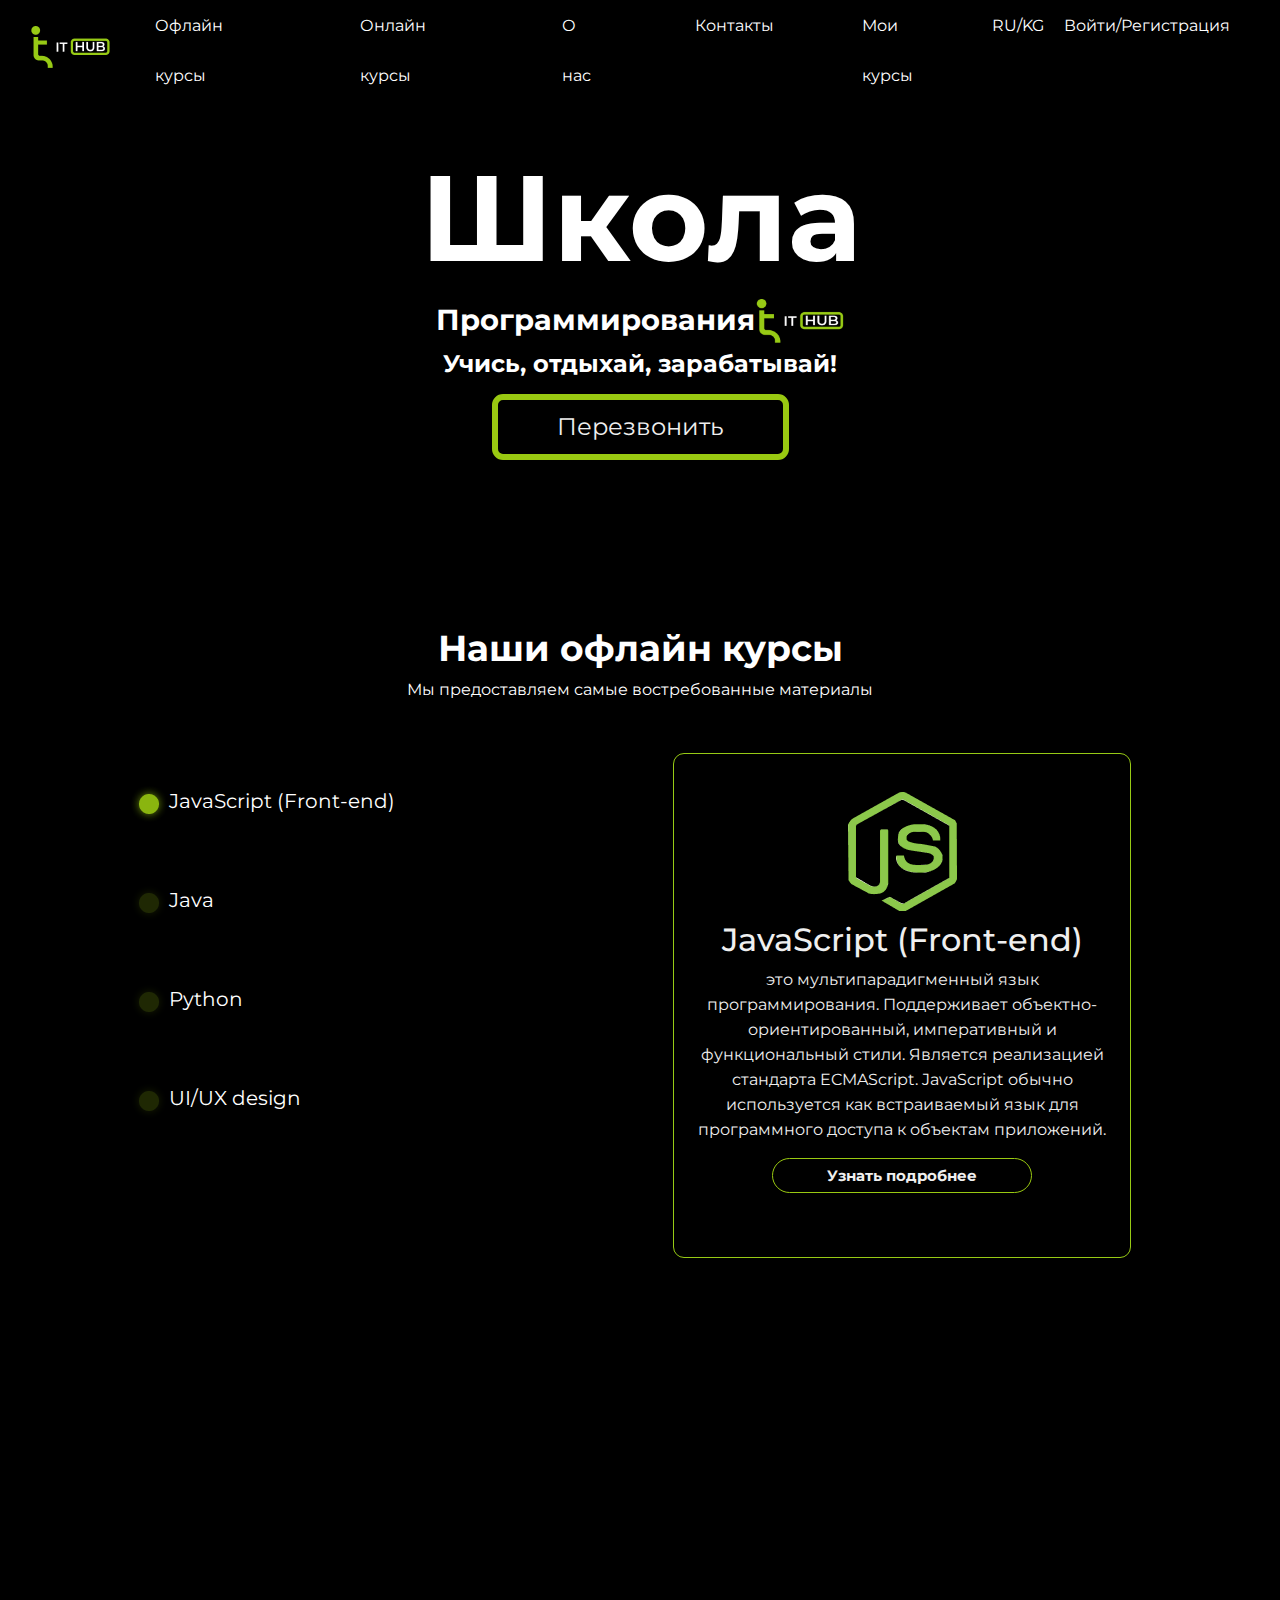
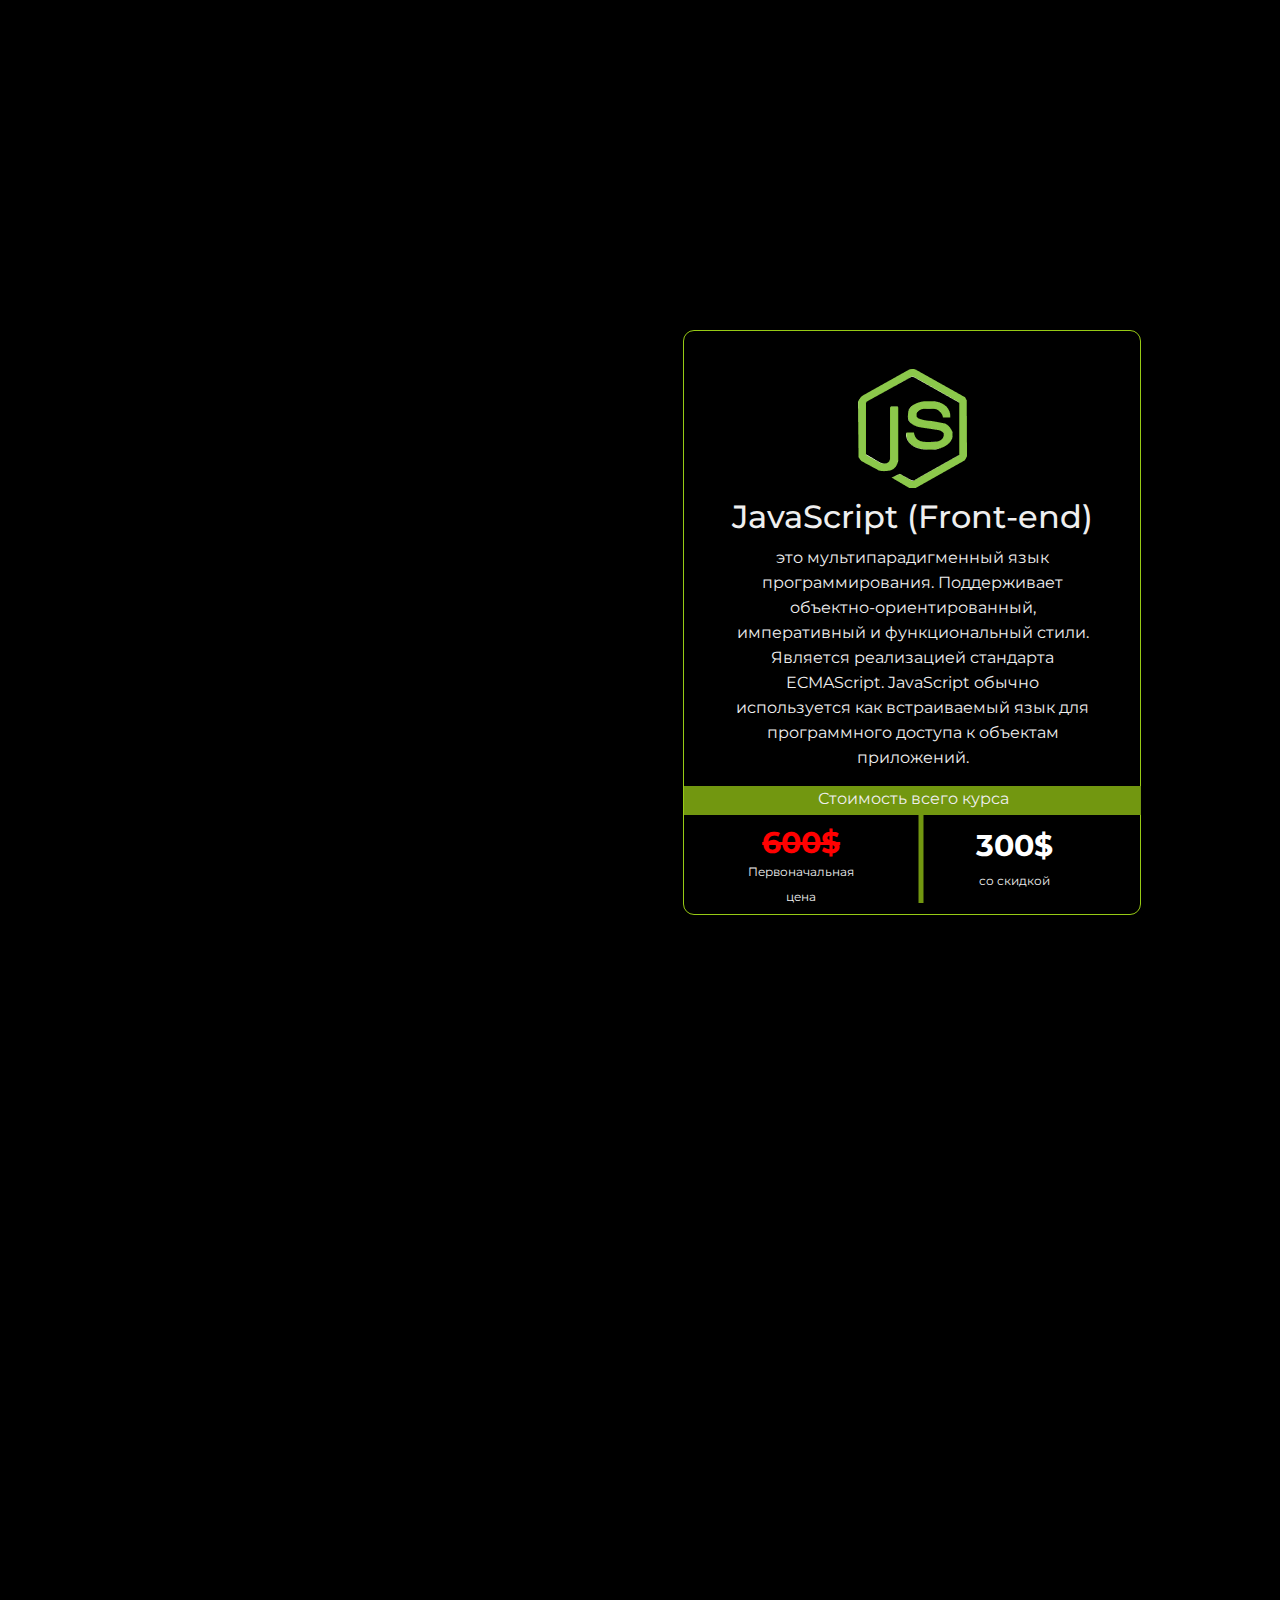
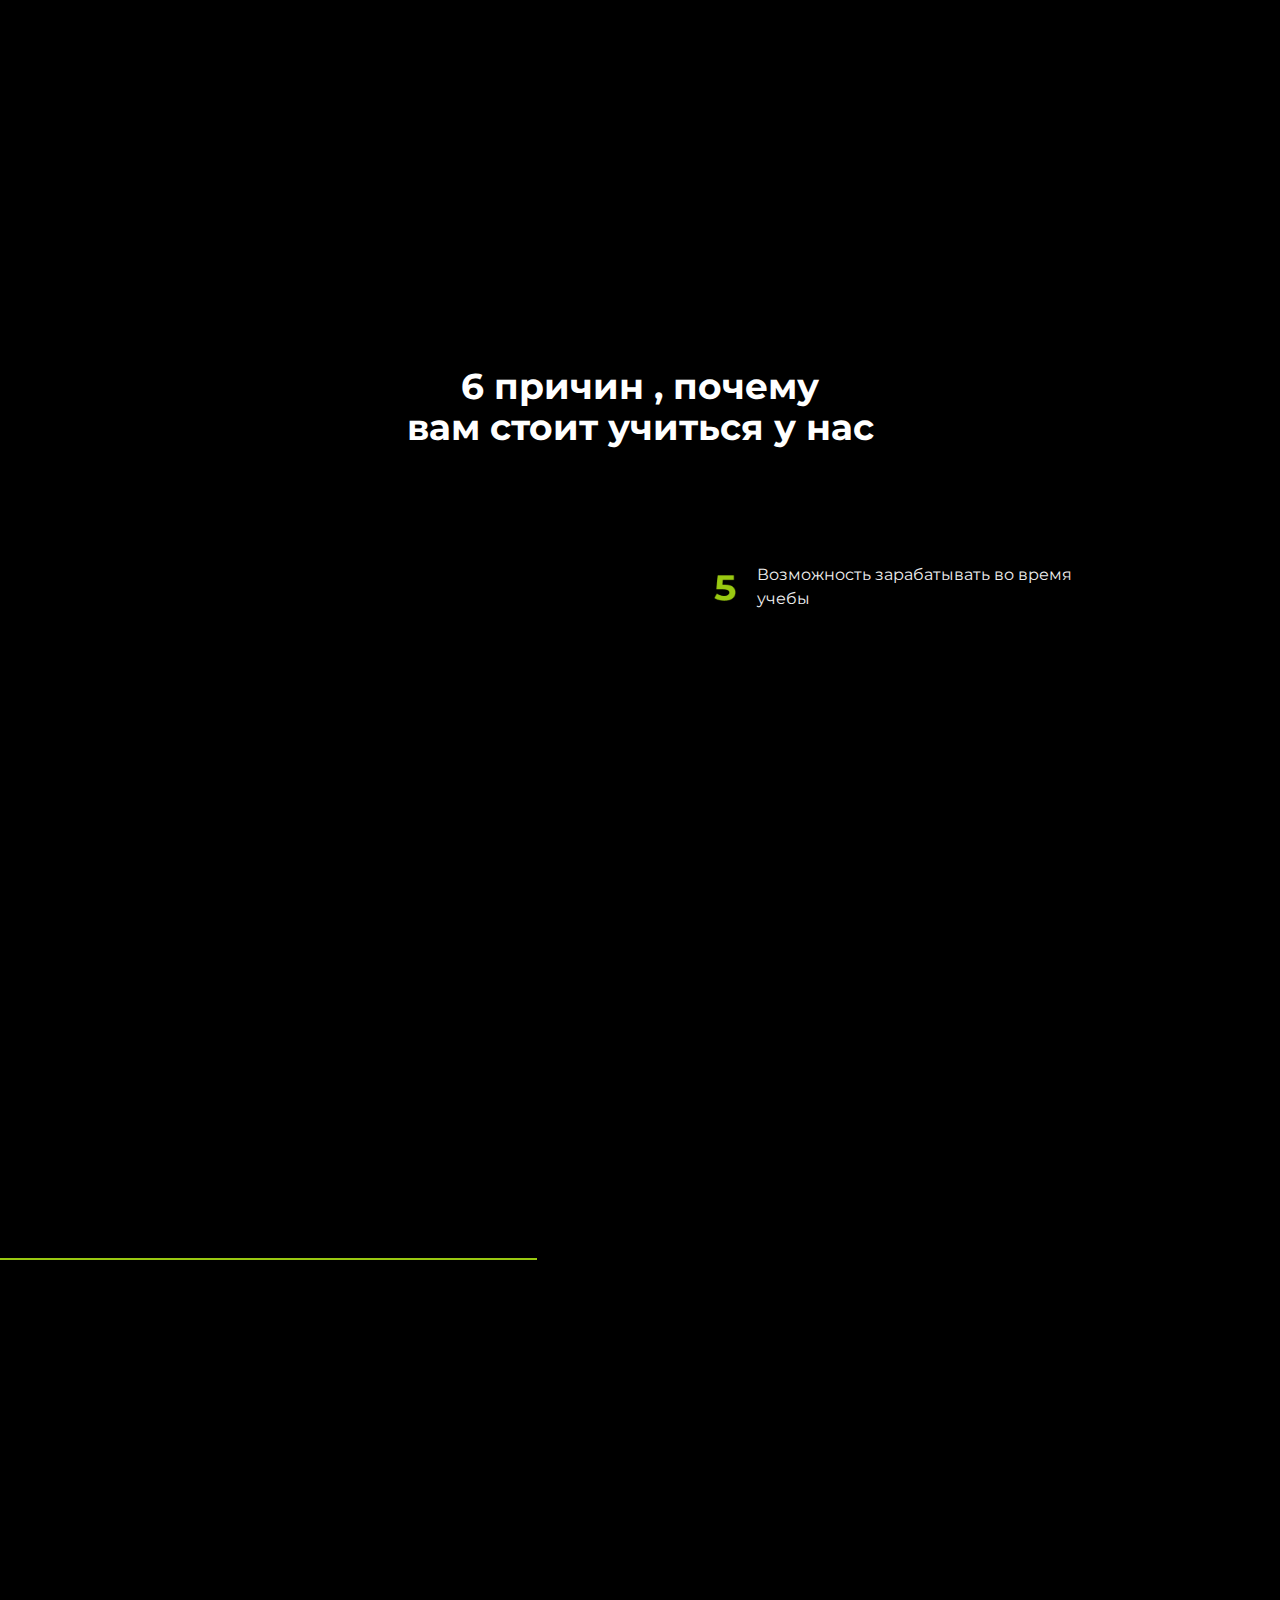
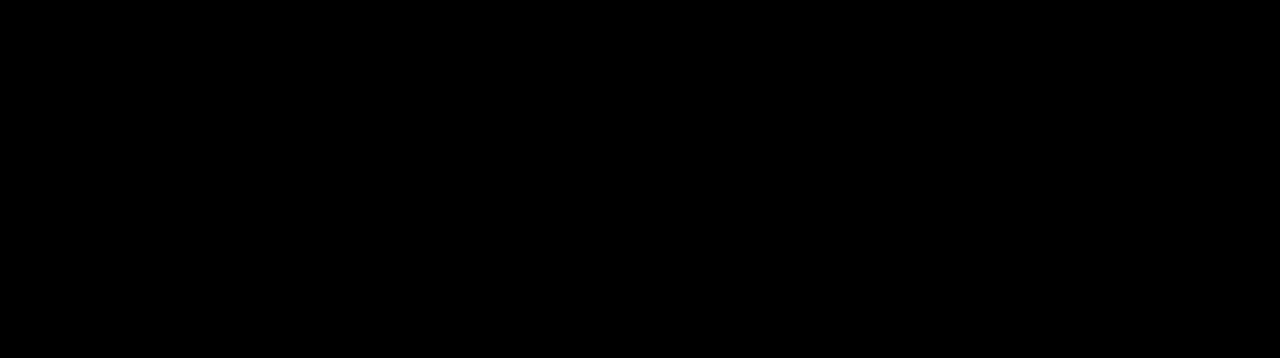
<file: index.html>
<!DOCTYPE html>
<html lang="ru">
<head>
    <meta charset="UTF-8">
    <meta name="viewport" content="width=device-width, initial-scale=1.0">
    <title>Школа программирования IT-HUB</title>
    <link rel="stylesheet" href="scss/style.scss">
    <link rel="stylesheet" href="scss/style.css">
    <link rel="stylesheet" href="scss/wow.css">
    <link rel="stylesheet" href="https://stackpath.bootstrapcdn.com/bootstrap/4.5.2/css/bootstrap.min.css" integrity="sha384-JcKb8q3iqJ61gNV9KGb8thSsNjpSL0n8PARn9HuZOnIxN0hoP+VmmDGMN5t9UJ0Z" crossorigin="anonymous">
    <link rel="stylesheet" href="https://cdnjs.cloudflare.com/ajax/libs/font-awesome/5.14.0/css/all.min.css" integrity="sha512-1PKOgIY59xJ8Co8+NE6FZ+LOAZKjy+KY8iq0G4B3CyeY6wYHN3yt9PW0XpSriVlkMXe40PTKnXrLnZ9+fkDaog==" crossorigin="anonymous" /></head>
    <link rel="stylesheet" href="https://cdnjs.cloudflare.com/ajax/libs/animate.css/3.7.0/animate.min.css">    
    <link rel="shortcut icon" href="img/img-content.png">
</head>
<body>
  <header class="header-area">
    <div class="navbar-area">
      <div class="container">
        <nav class="site-navbar container">
          <div class="borderr">
            <a href="onlinem.html" class="site-logo"><img src="img/logo.png" alt=""></a>
          </div>
          <ul>
            <div class="ssss">
              <a href="#"> Офлайн курсы</a>
              <a href="onlinem.html">Онлайн курсы</a>
              <a href="#">О нас</a>
              <a href="#">Контакты</a>
              <a href="mycurses.html">Мои курсы</a>
            </div>
      
            <div class="flex-menu">
              <a href="#">RU</a>
              <a href="#">/</a>
              <a href="#">KG</a>
            </div>
            <div class="regis">
              <a href="signin.html">Войти</a>
              <a href="signin.html">/</a>
              <a href="signin.html">Регистрация</a>
            </div>
          </ul>  
          <button class="nav-toggler">
            <span></span>
          </button>
        </nav>
      </div>
    </div>
  </header>
    <!-- <section class="mobile-offline">
      <div class="mobile-offline-title">
        <h3>Наши офлайн курсы</h3>
      </div>
      <div class="zag">
        <p>Мы предоставляем самые востребованные материалы</p>
      </div>
      <div class="wow fadeInLeft mobile-curses">
        <div class="mjs-flex">
          <div>
            <img onclick="jsm('jsmo')" id="opa1" src="img/before/1.png" alt="">
          </div>
          <div>
            <a onclick="jsm('jsmo')">JavaScript (Front-end)</a>
          </div>
        </div>
        <div class="mja-flex">
          <div>
            <img onclick="jam('jamo')" id="opa2" style="opacity: .2;" src="img/before/1.png" alt="">
          </div>
          <div>
            <a onclick="jam('jamo')" >Java</a>
          </div>
        </div>
        <div class="mp-flex">
          <div>
            <img  onclick="pymo('pymo')" id="opa3" style="opacity: .2;" src="img/before/1.png" alt="">
          </div>
          <div>
            <a onclick="pymo('pymo')" >Python</a>
          </div>
        </div>
        <div class="mui-flex">
          <div>
            <img onclick="uim('uimo')" id="opa4" style="opacity: .2;" src="img/before/1.png" alt="">
          </div>
          <div>
            <a onclick="uim('uimo')" >UI/UX design</a>
          </div>
        </div>
      </div>
      <div class=" animated pulse jscard" id="mjs">
        <div class="jsjs ">
          <div class="js-cardm">
            <img src="img/js.png" alt="js">
            <h2 class="animated flipInY">JavaScript (Front-end)</h2>
            <p>это мультипарадигменный язык программирования. Поддерживает объектно-ориентированный, императивный и функциональный стили. Является реализацией стандарта ECMAScript. JavaScript обычно используется как встраиваемый язык для программного доступа к объектам приложений.</p>
            <button>Узнать подробнее</button>
          </div>
        </div>
      </div>
      <div class="animated pulse jscard" style="display: none;" id="mja">
        <div class="jsav">
          <div class="js-cardm">
            <img src="img/js.png" alt="js">
            <h2 class="animated flipInY">Java</h2>
            <p>Java представляет собой язык программирования и платформу вычислений, которая была впервые выпущена Sun Microsystems в 1995 г.  От портативных компьютеров до центров данных, используемых для научных разработок, от сотовых телефонов до сети Интернет — Java повсюду!
            </p>
            <button>Узнать подробнее</button>
          </div>
        </div>
      </div>
      <div class="animated pulse jscard" style="display: none;"  id="mpy">
        <div class="jspy">
          <div class="js-cardm">
            <img src="img/js.png" alt="js">
            <h2 class="animated flipInY">Python</h2>
            <p>Вам точно стоит попробовать Python, если вы никогда не писали код,  Самый простой пример — программа, которая выводит на экран заданную фразу. Вот как выглядит ее код на трёх разных языках. Сравните количество и понятность строк кода
            </p>
            <button>Узнать подробнее</button>
          </div>
        </div>
      </div>
      <div class="animated pulse jscard" style="display: none;"  id="mui">
        <div class="jsui">
          <div class="js-cardm">
            <img src="img/js.png" alt="js">
            <h2 class="animated flipInY">UI/IX</h2>
            <p>На курсе «UX-дизайн» вы научитесь проектировать удобные приложений и программ. Вы не только узнаете, как разрабатывать визуально привлекательные проекты, но и сможете создавать новый положительный опыт пользователей и менять мышление бизнеса об интерфейсах.
            </p>
            <button>Узнать подробнее</button>
          </div>
        </div>
      </div>
      <div class="mfoot"><img src="img/mobile/ffoterl.png"  alt=""></div>
    </section>
    <section class="mobile-online">
      <div class="mobile-offline-title">
        <h3 class="wow fadeInLeft">Наши онлайн курсы</h3>
      </div>
      <div class="zag">
        <p>Мы предоставляем самые востребованные материалы</p>
      </div>
      <div class="mobile-curses wow fadeInLeft">
        <div class="mjs-flex">
          <div>
            <img onclick="onef('oneb')" id="opa12" src="img/before/1.png" style="opacity: .9;" alt="">
          </div>
          <div>
            <a  onclick="onef('oneb')">JavaScript (Front-end)</a>
          </div>
        </div>
        <div class="mja-flex">
          <div>
            <img onclick="twof('twob')" id="opa22" src="img/before/1.png" alt="">
          </div>
          <div>
            <a onclick="twof('twob')">Java</a>
          </div>
        </div>
        <div class="mp-flex">
          <div>
            <img onclick="threef('threeb')" id="opa32" src="img/before/1.png" alt="">
          </div>
          <div>
            <a  onclick="threef('threeb')">Python</a>
          </div>
        </div>
        <div class="mui-flex">
          <div>
            <img onclick="forthf('forthb')" id="opa42"  src="img/before/1.png" alt="">
          </div>
          <div>
            <a  onclick="forthf('forthb')">UI/UX design</a>
          </div>
        </div>
      </div>
      <div class="animated pulse jscard" id="onejss">
        <div class="js">
          <div class="js-cardm">
            <img src="img/js.png" alt="js">
            <h2 class="animated flipInY">JavaScript (Front-end)</h2>
            <p>это мультипарадигменный язык программирования. Поддерживает объектно-ориентированный, императивный и функциональный стили. Является реализацией стандарта ECMAScript. JavaScript обычно используется как встраиваемый язык для программного доступа к объектам приложений.</p>
          </div>
        </div>
        <div class="mprice">
          <p>Стоимость всего курса</p>
          <div>
            <div class="onflex">
              <div>
                <p class="do">600$</p>
                <p class="dick">Первоначальная цена</p>
              </div>
              <div>
                <img src="img/line-price.png" alt="">
              </div>
              <div>
                <p class="to">300$</p>
                <p class="dick">со скидкой</p>
              </div>
            </div>
            <p class="todo">Скидка действует до окончания карантина </p>
          </div>
        </div>
      </div>
      <div class="animated pulse jscard" id="onejaa" style="display: none;">
        <div class="js">
          <div class="js-cardm">
            <img src="img/js.png" alt="js">
            <h2 class="animated flipInY">Java</h2>
            <p>это мультипарадигменный язык программирования. Поддерживает объектно-ориентированный, императивный и функциональный стили. Является реализацией стандарта ECMAScript. JavaScript обычно используется как встраиваемый язык для программного доступа к объектам приложений.</p>
          </div>
        </div>
        <div class="mprice">
          <p>Стоимость всего курса</p>
          <div>
            <div class="onflex">
              <div>
                <p class="do">600$</p>
                <p class="dick">Первоначальная цена</p>
              </div>
              <div>
                <img src="img/line-price.png" alt="">
              </div>
              <div>
                <p class="to">300$</p>
                <p class="dick">со скидкой</p>
              </div>
            </div>
            <p class="todo">Скидка действует до окончания карантина </p>
          </div>
        </div>
      </div>
      <div class="animated pulse jscard" id="onepyy" style="display: none;">
        <div class="js">
          <div class="js-cardm">
            <img src="img/js.png" alt="js">
            <h2 class="animated flipInY">Python</h2>
            <p>это мультипарадигменный язык программирования. Поддерживает объектно-ориентированный, императивный и функциональный стили. Является реализацией стандарта ECMAScript. JavaScript обычно используется как встраиваемый язык для программного доступа к объектам приложений.</p>
          </div>
        </div>
        <div class="mprice">
          <p>Стоимость всего курса</p>
          <div>
            <div class="onflex">
              <div>
                <p class="do">600$</p>
                <p class="dick">Первоначальная цена</p>
              </div>
              <div>
                <img src="img/line-price.png" alt="">
              </div>
              <div>
                <p class="to">300$</p>
                <p class="dick">со скидкой</p>
              </div>
            </div>
            <p class="todo">Скидка действует до окончания карантина </p>
          </div>
        </div>
      </div>
      <div class="animated pulse jscard" id="oneuii" style="display: none;">
        <div class="js">
          <div class="js-cardm">
            <img src="img/js.png" alt="js">
            <h2 class="animated flipInY">UI/UX</h2>
            <p>это мультипарадигменный язык программирования. Поддерживает объектно-ориентированный, императивный и функциональный стили. Является реализацией стандарта ECMAScript. JavaScript обычно используется как встраиваемый язык для программного доступа к объектам приложений.</p>
          </div>
        </div>
        <div class="mprice">
          <p>Стоимость всего курса</p>
          <div>
            <div class="onflex">
              <div>
                <p class="do">600$</p>
                <p class="dick">Первоначальная цена</p>
              </div>
              <div>
                <img src="img/line-price.png" alt="">
              </div>
              <div>
                <p class="to">300$</p>
                <p class="dick">со скидкой</p>
              </div>
            </div>
            <p class="todo">Скидка действует до окончания карантина </p>
          </div>
        </div>
      </div>
      <div class="man">
        <button class="wow bounce">перейти на онлайн  курсы</button>
      </div>
      <div class="mfoot"><img src="img/mobile/ffoterl.png"  alt=""></div>
    </section>
    <section class="mobile-aboput-us">
      <div class="title">
        <p>О нас</p>
      </div>
      <div class="hub-textm">
        <img src="img/logo.png" alt="">
        <p class="wow slideInRight" style="height: 60vh;">
          Школа программирования IT-HUB - это школа нового формата на рынке Кыргызстан . Которая использует формат обучения BOOTCAMP . Имеет свой собственный co-working center . Занятия проводятся каждый день по 5 часов на протяжении 2.5 месяцев . Мы готовим программистов уровня Junior за короткие сроки . С методикой bootcamp уже активно обучаются в таких странах как США в странах Европы и другие топовые страны мира . Так же наша школа имеет собственную компанию на аутсорсе . И мы выполняем заказы любого вида.</p>
      </div>
    </section>
    <section class="office">
      <div class="office-title">
        <p>Наш офис</p>
      </div>
      <div class="wrapper">
        <div class="sliderbig">
            <div class="sliderbig__item">
                <img src="img/slides/image 14.png" alt="">
            </div>
            <div class="sliderbig__item">
                <img src="img/slides/image 14.png" alt="">
            </div>
            <div class="sliderbig__item">
                <img src="img/slides/image 14.png" alt="">
            </div>
        </div>
        <div class="wline">
          <img src="img/mobile/ffoterl.png" alt="">
        </div>
        <div class="slider">
            <div class="slider__item">
                <img src="img/slides/image 14.png" alt="">
            </div>
            <div class="slider__item">
                <img src="img/slides/image 14.png" alt="">
            </div>
            <div class="slider__item">
                <img src="img/slides/image 14.png" alt="">
            </div>
        </div>
    </div>
    </section>
    <section class="becouse">
      <div class="becouse-title">
        <p>6 причин , почему вам <br> стоит учиться у нас</p>
      </div>
      <div class="becouse-num">
        <div class="bflex wow fadeInLeft">
          <div>
            <img src="img/1.png" alt="">
          </div>
          <div>
            <p class="text">Короткие сроки 2.5 месяца</p>
          </div>
        </div>
        <div class="bflex wow fadeInLeft">
          <div>
            <img src="img/2.png" alt="">
          </div>
          <div>
            <p class="text">300 часов практики</p>
          </div>
        </div>
        <div class="bflex wow fadeInLeft">
          <div>
            <img src="img/3.png" alt="">
          </div>
          <div>
            <p class="text">Бесплтаный coworking</p>
          </div>
        </div>
        <div class="bflex wow fadeInLeft">
          <div>
            <img src="img/4.png" alt="">
          </div>
          <div>
            <p class="text">Работа над реальными проектами</p>
          </div>
        </div>
        <div class="bflex wow fadeInLeft">
          <div>
            <img src="img/5.png" alt="">
          </div>
          <div>
            <p class="text">Возможность зарабатывать во время учебы</p>
          </div>
        </div>
        <div class="bflex wow fadeInLeft">
          <div>
            <img src="img/6.png" alt="">
          </div>
          <div>
            <p class="text">Сертификат государственного образца</p>
          </div>
        </div>
      </div>
      <div class="bimg wow fadeInRight"><img src="img/logo.png" alt=""></div>
      <div class="becouse-consul">
        <div class="consult">
          <p>Записаться на курс или получить <br> бесплатную  консультацию</p>
        </div>
        <form class="bform">
          <div class="form__group field">
            <input type="input" class="form__field" placeholder="Name" name="name" id='name' required />
            <label for="name" class="form__label" style="color: white; font-size: 14.48571px; margin-top: -12px;">Имя*</label>
          </div>
          <div class="form__group field">
            <input type="input" class="form__field" placeholder="Name" name="name" id='name' required />
            <label for="name" class="form__label" style="color: white; font-size: 14.48571px; margin-top: -12px;">Номер*</label>
          </div>
          <div class="form__group field">
            <input type="input" class="form__field" placeholder="Name" name="name" id='name' required />
            <label for="name" class="form__label" style="color: white; font-size: 14.48571px; margin-top: -12px;">Email*
            </label>
          </div>
          <div class="form__group field" >
            <input type="input" class="form__field" style="margin-top: 7.4%;" placeholder="Name" name="name" id='name' required />
            <label for="name" class="form__label" style="color: white; font-size: 14.48571px; margin-top: -12px;">Сообщение*
            </label>
          </div>
        </form>
        <div class="bbtn">
          <button style="background: black; color: white; cursor: pointer;">
            отправить 
          </button>
        </div>
      </div>
      <div  style="margin-top: 17%;">
        <img style=" width: 100%;" src="img/mail-ling.png" alt="">
      </div>
    </section>
    <section class="ourm-address">
      <div class="title">
        <p>Наш адрес </p>
        <p>г. Бишкек , ул.Фурманова 106</p>
      </div>
      <div class="cart">
        <iframe src="https://www.google.com/maps/embed?pb=!1m16!1m12!1m3!1d1718.1177569422705!2d74.58469991988244!3d42.85271878925807!2m3!1f0!2f0!3f0!3m2!1i1024!2i768!4f13.1!2m1!1z0YTRg9GA0LzQsNC90L7QstCwIDEwNg!5e0!3m2!1sru!2skg!4v1597395888283!5m2!1sru!2skg" width="307" height="147" frameborder="0" style="border:0;" allowfullscreen="" aria-hidden="false" tabindex="0"></iframe>
      </div>
      <div  style="margin-top: 17%;">
        <img style=" width: 100%;" src="img/mail-ling.png" alt="">
      </div>
      <div class="mailg">
        <div class="flexs">
          <div class="mail">
            <b>EMAIL</b>
            <p>ithub.kg@gmail.com</p>
          </div>
          <div class="com">
            <p>Контакты</p>
            <a href="tel:+996(507)550-111">+996(507)550-111</a>
            <a href="tel:+996(507)550-111">+996(507)550-111</a>
            <a href="tel:+996(507)550-111">+996(507)550-111</a>
          </div>
        </div>
        <div class="mari">
          <b>СОЦИАЛЬНЫЕ СЕТИ</b>
          <div class="fle">
            <div>
              <a href=""><i class="fab fa-instagram"></i>
              </a>
            </div>
            <div>
              <a href="">
                <i class="fab fa-facebook-f"></i>              </a>
            </div>
          </div>
        </div>
      </div>
    </section> -->
    <section class="main-back">
        <section class="content">
                <div class="content-school wow pulse">
                    <h2>Школа </h2>
                    <div class="content-flex">
                        <span>Программирования</span>
                        <img src="img/hub-opacity.png" alt="logo-content">
                    </div>
                    <p>Учись, отдыхай, зарабатывай!</p>
                    <div class="content-btn">
                        <button>Перезвонить</button>
                    </div>
                </div>
        </section>
        <section class="offline">
          <div class="offline-title">
            <h2 class="wow fadeInLeft">Наши офлайн курсы</h2>
            <p class="more wow fadeInLeft">
              Мы предоставляем самые востребованные материалы</p>
          </div>
          <div class="flex-js">
            <div class="offline-curses">
              <div class="offline-prog wow fadeInLeft">
                <div class="scrip">
                  <div class="scrip-img">
                    <div >
                      <img  id="oneb"  onclick="jsp('js')" src="img/before/1.png" alt="">
                    </div>
                    <div>
                      <a  onclick="jsp('js')">JavaScript (Front-end)</a>
                    </div>
                  </div>
                </div>
                <div class="java">
                  <div class="java-img">
                    <div id="js">
                      <img onclick="myFunction('java')" id="onec" src="img/before/1.png" alt="">
                    </div>
                    <div>
                      <a  onclick="myFunction('java')">Java</a>
                    </div>
                  </div>
                </div>
                <div class="python">
                  <div class="python-img">
                    <div>
                      <img onclick="pyp('py')" id="onez" src="img/before/1.png" alt="">
                    </div>
                    <div>
                      <a id="py" onclick="pyp('py')">Python</a>
                    </div>
                  </div>
                </div>
                <div class="ui">
                  <div class="ui-img">
                    <div>
                      <img onclick="ui('ux')" id="onex" src="img/before/1.png" alt="">
                    </div>
                    <div>
                      <a id="ui" onclick="ui('ux')">UI/UX design</a>
                    </div>
                  </div>
                </div>
              </div>
            </div>
              
        <div class="js " id="jsb">
          <div class="js-card animated pulse">
            <img src="img/js.png" alt="js">
            <h2 class="animated flipInY">JavaScript (Front-end)</h2>
            <p>
              это мультипарадигменный язык программирования. Поддерживает объектно-ориентированный, императивный и функциональный стили. Является реализацией стандарта ECMAScript. JavaScript обычно используется как встраиваемый язык для программного доступа к объектам приложений.
            </p>
            <button  action="morejs.html" target="_self">Узнать подробнее</button>
          </div>
        </div>
        <div class="js" id="javab">
          <div class="js-card animated pulse">
            <img src="img/js.png" alt="js">
            <h2 class="animated flipInY">Java</h2>
            <p>
              Java представляет собой язык программирования и платформу вычислений, которая была впервые выпущена Sun Microsystems в 1995 г.  От портативных компьютеров до центров данных, используемых для научных разработок, от сотовых телефонов до сети Интернет — Java повсюду!
            </p>
            <button>Узнать подробнее</button>
          </div>
        </div>
        <div class="js" id="pyb">
          <div class="js-card animated pulse">
            <img src="img/js.png" alt="js">
            <h2 class="animated flipInY">Python</h2>
            <p>
              Вам точно стоит попробовать Python, если вы никогда не писали код,  Самый простой пример — программа, которая выводит на экран заданную фразу. Вот как выглядит ее код на трёх разных языках. Сравните количество и понятность строк кода
            </p>
            <button>Узнать подробнее</button>
          </div>
        </div>
        <div class="js" id="uib">
          <div class="js-card animated pulse">
            <img src="img/js.png" alt="js">
            <h2 class="animated flipInY">UI/UX</h2>
            <p>
              На курсе «UX-дизайн» вы научитесь проектировать удобные приложений и программ. Вы не только узнаете, как разрабатывать визуально привлекательные проекты, но и сможете создавать новый положительный опыт пользователей и менять мышление бизнеса об интерфейсах.
            </p>
            <button>Узнать подробнее</button>
          </div>
        </div>
          </div>
       
        </section> 
        <!-- <form class="container">
          <h4>Не знаете что выбрать или возникли вопросы? Мы поможем вам!</h4>
          <input placeholder="Имя*" type="text">
          <input placeholder="Телефон*" type="number">
          <textarea placeholder="Описание*"></textarea>
          <div class="content-btn">
            <button>Отправить</button>
        </div>
        </form>  -->
        <section class="online">
          <div class="offline-title">
            <h2 class=" wow fadeInLeft">Наши онлайн курсы</h2>
          </div>
          <p class="more  wow fadeInLeft">Мы предоставляем самые востребованные материалы</p>
          <div class="flex-js-2">
            <div class=" offline-curses">
              <div class="offline-prog wow fadeInLeft">
                <div class="scrip">
                  <div class="scrip-img">
                    <div >
                      <img  onclick="javaos('jaos')" id="on1" src="img/before/1.png" alt="">
                    </div>
                    <div>
                      <a  onclick="javaos('jaos')">JavaScript (Front-end)</a>
                    </div>
                  </div>
                </div>
                <div class="java">
                  <div class="java-img">
                    <div>
                      <img onclick="javao('jao')" id="on2" src="img/before/1.png" alt="">
                    </div>
                    <div>
                      <a  onclick="javao('jao')">Java</a>
                    </div>
                  </div>
                </div>
                <div class="python">
                  <div class="python-img">
                    <div>
                      <img onclick="po('pyo')" id="on3" src="img/before/1.png" alt="">
                    </div>
                    <div>
                      <a  onclick="po('pyo')">Python</a>
                    </div>
                  </div>
                </div>
                <div class="ui">
                  <div class="ui-img">
                    <div>
                      <img   onclick="uio('uxo')"id="on4" src="img/before/1.png" alt="">
                    </div>
                    <div>
                      <a  onclick="uio('uxo')">UI/UX design</a>
                    </div>
                  </div>
                </div>
              </div>
            </div>
            <div>
              <div class="js2" id="json">
                            <div class="js-card2 pulse">
                              <img src="img/js.png" alt="js">
                              <h2 class="animated flipInY">JavaScript (Front-end)</h2>
                              <p>это мультипарадигменный язык программирования. Поддерживает объектно-ориентированный, императивный и функциональный стили. Является реализацией стандарта ECMAScript. JavaScript обычно используется как встраиваемый язык для программного доступа к объектам приложений.</p>
                              <p class="online-price">Стоимость всего курса</p>
                              <div class="js2-flex">
                                <div class="first-price">
                                  <p class="dollar">600$</p>
                                  <p class="d-width">Первоначальная цена</p>
                                </div>
                                <div>
                                  <img src="img/line-price.png" alt="">
                                </div>
                                <div>
                                  <p class="dollar2">300$</p>
                                  <p class="d-width d-widthl">со скидкой</p>
                                </div>
                              </div>
                            </div>
                          </div>
                          <div class="js2" id="javas">
                            <div class="js-card2 animated pulse">
                              <img src="img/js.png" alt="js">
                              <h2 class="animated flipInY">Java</h2>
                              <p>Java представляет собой язык программирования и платформу вычислений, которая была впервые выпущена Sun Microsystems в 1995 г.  От портативных компьютеров до центров данных, используемых для научных разработок, от сотовых телефонов до сети Интернет — Java повсюду!
                              </p>
                              <p class="online-price">Стоимость всего курса</p>
                              <div class="js2-flex">
                                <div class="first-price">
                                  <p class="dollar">600$</p>
                                  <p class="d-width">Первоначальная цена</p>
                                </div>
                                <div>
                                  <img src="img/line-price.png" alt="">
                                </div>
                                <div>
                                  <p class="dollar2">300$</p>
                                  <p class="d-width d-widthl">со скидкой</p>
                                </div>
                              </div>
                            </div>
                          </div>
                          <div class="js2" id="pyon">
                            <div class="js-card2 animated pulse">
                              <img src="img/js.png" alt="js">
                              <h2 class="animated flipInY">Python</h2>
                              <p>
                                Вам точно стоит попробовать Python, если вы никогда не писали код,  Самый простой пример — программа, которая выводит на экран заданную фразу. Вот как выглядит ее код на трёх разных языках. Сравните количество и понятность строк кода
                              </p>
                              <p class="online-price">Стоимость всего курса</p>
                              <div class="js2-flex">
                                <div class="first-price">
                                  <p class="dollar">600$</p>
                                  <p class="d-width">Первоначальная цена</p>
                                </div>
                                <div>
                                  <img src="img/line-price.png" alt="">
                                </div>
                                <div>
                                  <p class="dollar2">300$</p>
                                  <p class="d-width d-widthl">со скидкой</p>
                                </div>
                              </div>
                            </div>
                          </div>
                          <div class="js2" id="uion">
                            <div class="js-card2 animated pulse">
                              <img src="img/js.png" alt="js">
                              <h2 class="animated flipInY">UI/UX</h2>
                              <p>
                                На курсе «UX-дизайн» вы научитесь проектировать удобные приложений и программ. Вы не только узнаете, как разрабатывать визуально привлекательные проекты, но и сможете создавать новый положительный опыт пользователей и менять мышление бизнеса об интерфейсах.
                              </p>
                              <p class="online-price">Стоимость всего курса</p>
                              <div class="js2-flex">
                                <div class="first-price">
                                  <p class="dollar">600$</p>
                                  <p class="d-width">Первоначальная цена</p>
                                </div>
                                <div>
                                  <img src="img/line-price.png" alt="">
                                </div>
                                <div>
                                  <p class="dollar2">300$</p>
                                  <p class="d-width d-widthl">со скидкой</p>
                                </div>
                              </div>
                            </div>
                          </div>
            </div>
          </div>
        </section>
        <section class="about">
          <div class="about-us  wow fadeInLeft">
            <div class="about-title">
              <p>О нас</p>
            </div>
            <div class="about-top">
              <img src="img/about-line.png" alt="" >
            </div>
          <div class="about-text">
            <img src="img/logo.png" alt="">
            <p>
              Школа программирования IT-HUB - это школа нового формата на рынке Кыргызстан . Которая использует формат обучения BOOTCAMP . Имеет свой собственный co-working center . Занятия проводятся каждый день по 5 часов на протяжении 2.5 месяцев . Мы готовим программистов уровня Junior за короткие сроки . С методикой bootcamp уже активно обучаются в таких странах как США в странах Европы и другие топовые страны мира . Так же наша школа имеет собственную компанию на аутсорсе . И мы выполняем заказы любого вида.</p>
          </div>          
        </div>
        <div class="our-office ">
          <div class="our-office-title">
            <p class=" wow fadeInRight">Наш офис</p>
          </div>
          <div class="our-office-img wow fadeInRight">
            <img src="img/cowor.png" style="z-index: 0;" alt="">
            <img src="img/hub-opacity.png" alt="">
          </div>
        </div>
        </section>
        <section class="office">
          <div class="office-title">
            <p>Наш офис</p>
          </div>
          <div class="wrapper">
            <div class="sliderbig">
                <div class="sliderbig__item">
                    <img src="img/slides/image 14.png" alt="">
                </div>
                <div class="sliderbig__item">
                    <img src="img/slides/image 14.png" alt="">
                </div>
                <div class="sliderbig__item">
                    <img src="img/slides/image 14.png" alt="">
                </div>
            </div>
            <div class="wline">
              <img src="img/mobile/ffoterl.png" alt="">
            </div>
            <div class="slider">
                <div class="slider__item">
                    <img src="img/slides/image 14.png" alt="">
                </div>
                <div class="slider__item">
                    <img src="img/slides/image 14.png" alt="">
                </div>
                <div class="slider__item">
                    <img src="img/slides/image 14.png" alt="">
                </div>
            </div>
        </div>
        </section>
        <section class="why">
          <div class="why-title">
            <p>6 причин , почему <br>
              вам стоит учиться у нас</p>
          </div>
          <div class="becouse-num">
            <div class="bflex wow fadeInLeft">
              <div>
                <img src="img/1.png" alt="">
              </div>
              <div>
                <p class="text">Короткие сроки 2.5 месяца</p>
              </div>
            </div>
            <div class="bflex wow fadeInLeft">
              <div>
                <img src="img/2.png" alt="">
              </div>
              <div>
                <p class="text">300 часов практики</p>
              </div>
            </div>
            <div class="bflex wow fadeInLeft">
              <div>
                <img src="img/3.png" alt="">
              </div>
              <div>
                <p class="text">Бесплтаный coworking</p>
              </div>
            </div>
            <div class="bflex wow fadeInLeft">
              <div>
                <img src="img/4.png" alt="">
              </div>
              <div>
                <p class="text">Работа над реальными проектами</p>
              </div>
            </div>
            <div class="bflex wow fadeInLeft">
              <div>
                <img src="img/5.png" alt="">
              </div>
              <div>
                <p class="text">Возможность зарабатывать во время учебы</p>
              </div>
            </div>
            <div class="bflex wow fadeInLeft">
              <div>
                <img src="img/6.png" alt="">
              </div>
              <div>
                <p class="text">Сертификат государственного образца</p>
              </div>
            </div>
          </div>
          <div class="why-block">
          <div class="why-study  wow fadeInLeft">
            <div class="numbers-flex">
              <div class="one-flex">
                <div class="one">
                  <img src="img/1.png" alt="">
                </div>
                <div class="one-text">
                  <p>Короткие сроки 2.5 месяца</p>
                </div>
              </div>
              <div class="two-flex">
                <div class="two">
                  <img src="img/2.png" alt="">
                </div>
                <div class="two-text">
                  <p>300 часов практики</p>
                </div>
              </div>
             <div class="three-flex">
              <div class="three">
                <img src="img/3.png" alt="">
              </div>
              <div class="three-text">
                <p>Бесплтаный coworking</p>
              </div>
             </div>
            
            </div>
          </div>
          <div class="numberss ">
            <div class="four-flex wow fadeInRight">
              <div class="four">
                <img src="img/4.png" alt="">
              </div>
              <div class="four-text">
                <p>Работа над реальными проектами</p>
              </div>
            </div>
            <div class="five-flex  animated fadeInRight">
              <div class="five">
                <img src="img/5.png" alt="">
              </div>
              <div class="four-text">
                <p>Возможность зарабатывать во время учебы</p>
              </div>
            </div>
           <div class="six-flex wow fadeInRight" >
            <div class="six">
              <img src="img/6.png" alt="">
            </div>
            <div class="three-text">
              <p>Сертификат государственного образца</p>
            </div>
           </div>
          </div>
        </div>
        </section>
        <footer class="address">
          <div class="address-flex1 ">
            <div class="address-title">
              <div class="wow fadeInLeft">
                <p>Наш адрес </p>
              <p>г. Бишкек , ул.Фурманова 106</p>
              </div>
              <div class=" container address-map">
                <iframe src="https://www.google.com/maps/embed?pb=!1m16!1m12!1m3!1d1718.1177569422705!2d74.58469991988244!3d42.85271878925807!2m3!1f0!2f0!3f0!3m2!1i1024!2i768!4f13.1!2m1!1z0YTRg9GA0LzQsNC90L7QstCwIDEwNg!5e0!3m2!1sru!2skg!4v1597395888283!5m2!1sru!2skg" width="
                480" height="250" frameborder="0" style="border:0;" allowfullscreen="" aria-hidden="false" tabindex="0"></iframe>
              </div>
            </div>
            <div class="address-mail">
              <div class="links">
                <img class="line-footer" src="img/mail-ling.png" alt="">
                <p class=" wow fadeInLeft">EMAIL</p>
                <p class=" wow fadeInLeft">ithub.kg@gmail.com</p>
                <p class=" wow fadeInLeft">Контакты</p>
                <a href="tel:+996(507)550-111" class=" wow fadeInLeft">+996(507)550-111</a>
                <a href="tel:+996(507)550-111" class=" wow fadeInLeft">+996(507)550-111</a>
                <a href="tel:+996(507)550-111" class=" wow fadeInLeft">+996(507)550-111</a>
              </div>
              <div class="media">
                <div>
                  <p class=" wow fadeInLeft">СОЦИАЛЬНЫЕ СЕТИ</p>
                </div>
                <div class="media-flex">
                  <div class="insta">
                    <a href=""><i class="fab fa-instagram"></i>
                    </a>
                  </div>
                  <div class="facebook">
                    <a href=""><i class="fab fa-facebook-square"></i>
                    </a>
                  </div>
                </div>
              </div>
            </div>
          </div>
          <div class="address-flex2">
            <div class="address-flex2-title wow fadeInRight">
              <p>Записаться на курс или получить бесплатную <br> консультацию</p>
            </div>
            <div class="form__group field  wow fadeInRight">
              <input type="input" class="form__field" placeholder="Name" name="name" id='name' required />
              <label for="name" class="form__label"   style="color: white; margin-top: -6%;">Имя*</label>
            </div>
            <div class="form__group field wow fadeInRight">
              <input type="input" class="form__field" placeholder="Name" name="name" id='name' required />
              <label for="name" class="form__label" style="color: white; margin-top: -6%;">Номер*</label>
            </div>
            <div class="form__group field wow fadeInRight">
              <input type="input" class="form__field" placeholder="Name" name="name" id='name' required />
              <label for="name" class="form__label" style="color: white; margin-top: -6%;">Email*
              </label>
            </div>
            <div class="form__group field wow fadeInRight">
              <input style="margin-top: 10%;" type="input" class="form__field" placeholder="Name" name="name" id='name' required />
              <label for="name" class="form__label" style="color: white; margin-top: -1%;">Сообщение*
              </label>
            </div>
            <div class=" wow fadeInRight address-flex2-btn">
              <button>отправить </button>
            </div>
          </div>
        </footer>
    </section>
    <script src="js/card.js"></script>
    <script src="js/wow.js"></script>
    <script>
      new WOW().init();
      </script>
      <script src="https://code.jquery.com/jquery-3.5.1.slim.min.js" integrity="sha384-DfXdz2htPH0lsSSs5nCTpuj/zy4C+OGpamoFVy38MVBnE+IbbVYUew+OrCXaRkfj" crossorigin="anonymous"></script>
      <script src="https://cdn.jsdelivr.net/npm/popper.js@1.16.1/dist/umd/popper.min.js" integrity="sha384-9/reFTGAW83EW2RDu2S0VKaIzap3H66lZH81PoYlFhbGU+6BZp6G7niu735Sk7lN" crossorigin="anonymous"></script>
      <script src="https://stackpath.bootstrapcdn.com/bootstrap/4.5.2/js/bootstrap.min.js" integrity="sha384-B4gt1jrGC7Jh4AgTPSdUtOBvfO8shuf57BaghqFfPlYxofvL8/KUEfYiJOMMV+rV" crossorigin="anonymous"></script>
    <script src="https://code.jquery.com/jquery-3.5.1.min.js    "></script>
    <script src="js/slick.js"></script>
    <script src="js/slick.min.js"></script>
    <script src="js/burger.js"></script>
</body>
</html>
</file>
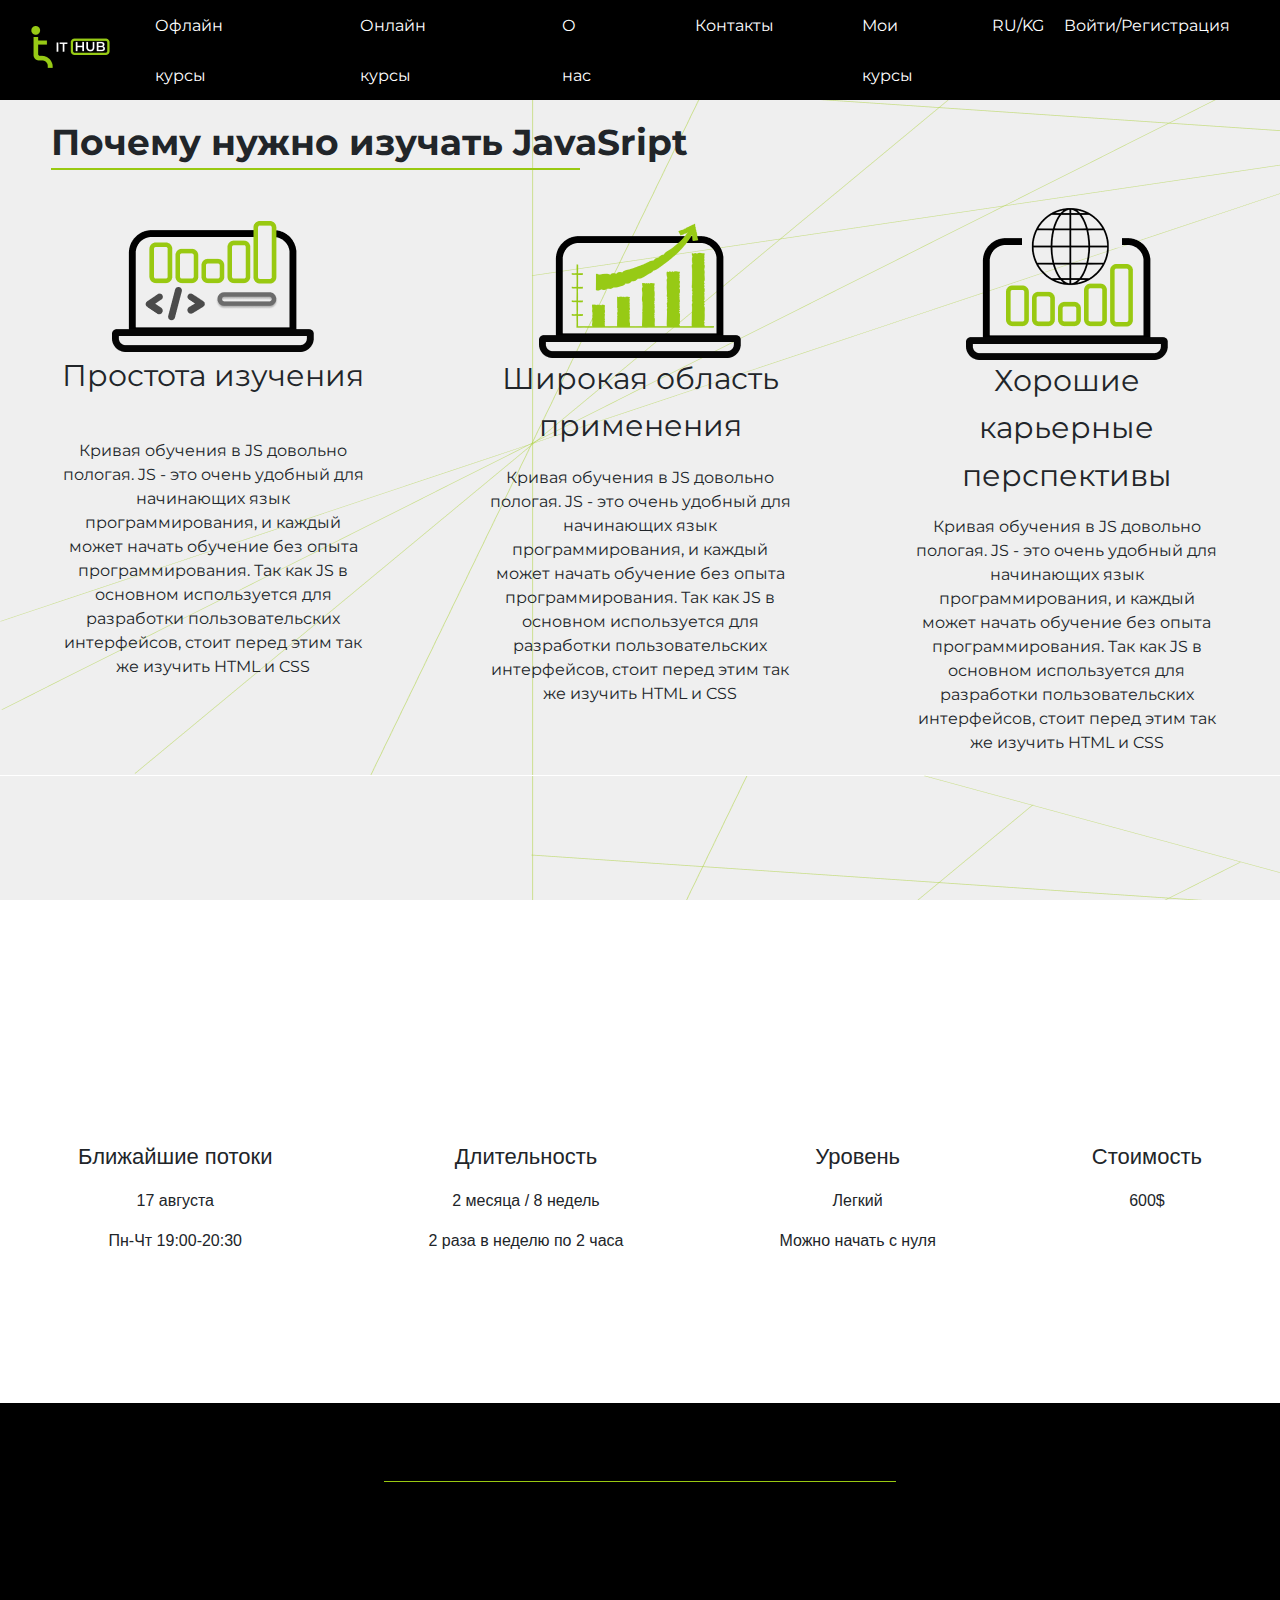
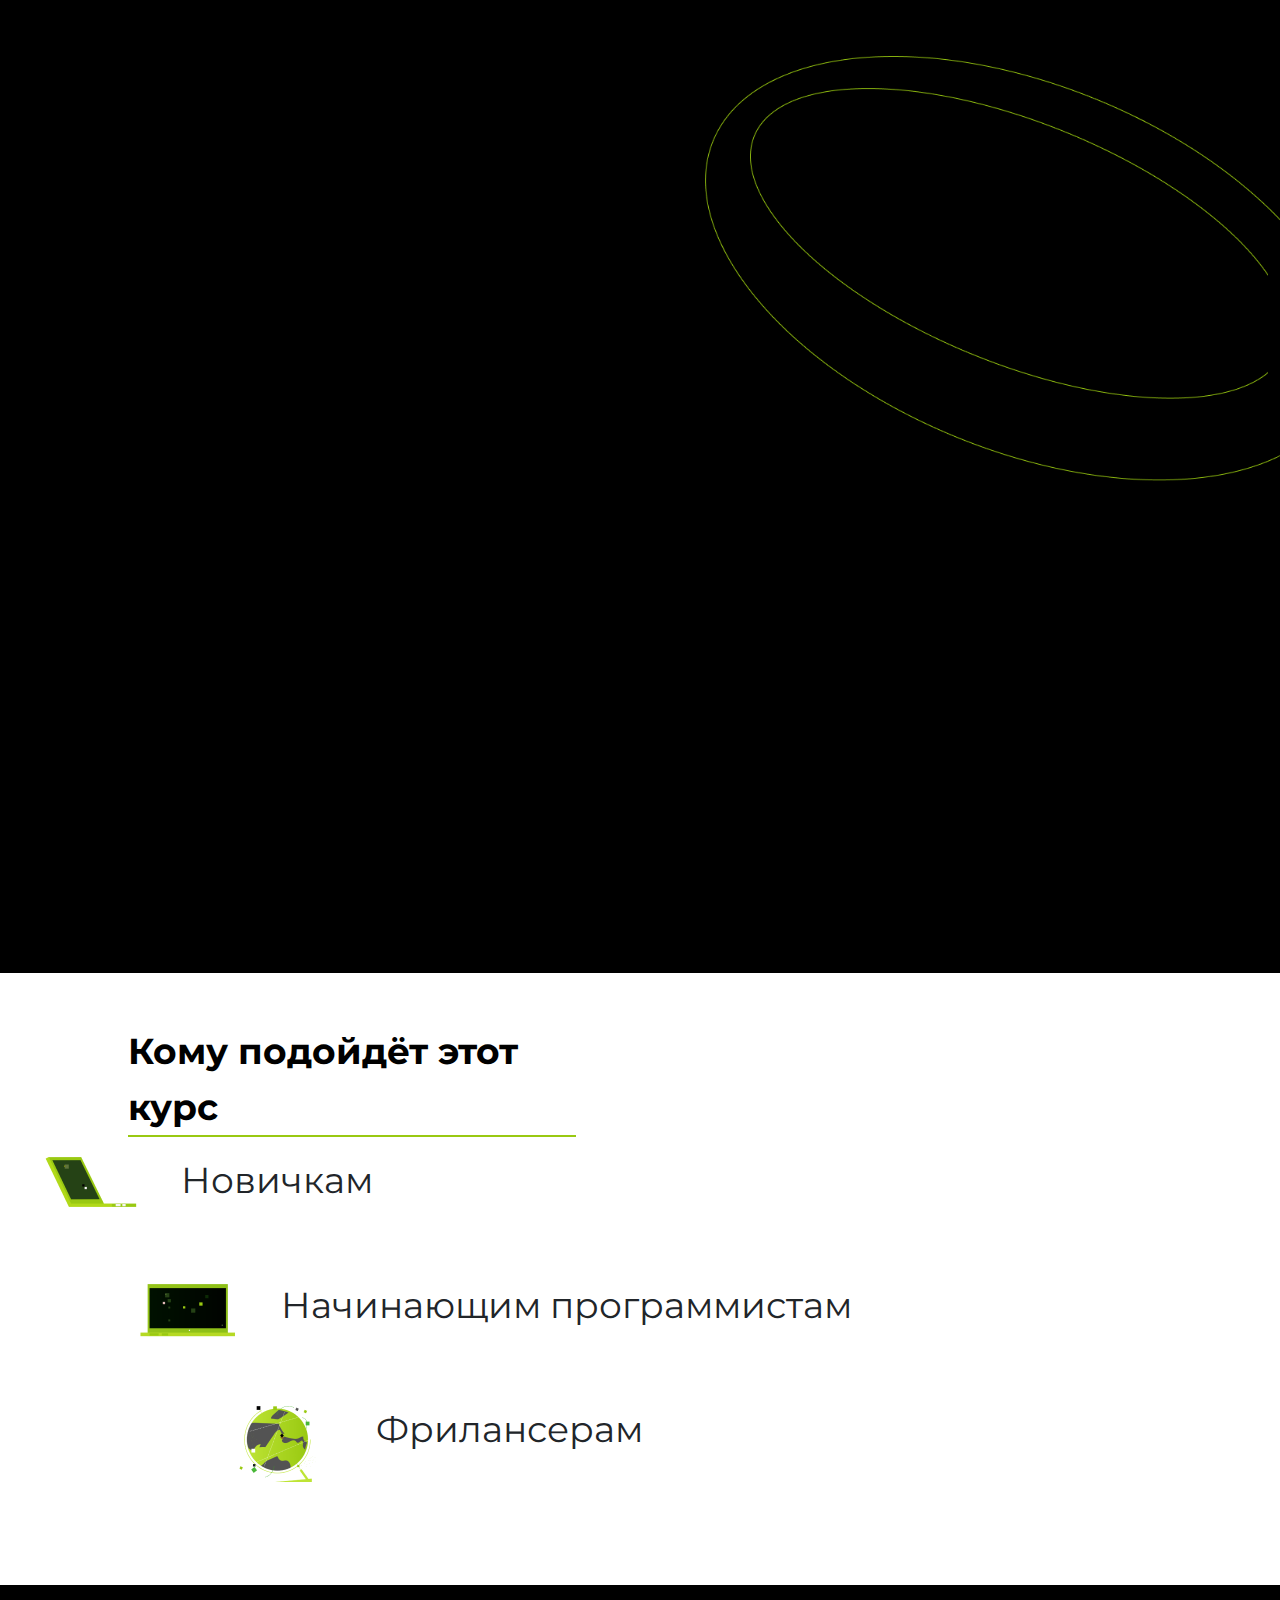
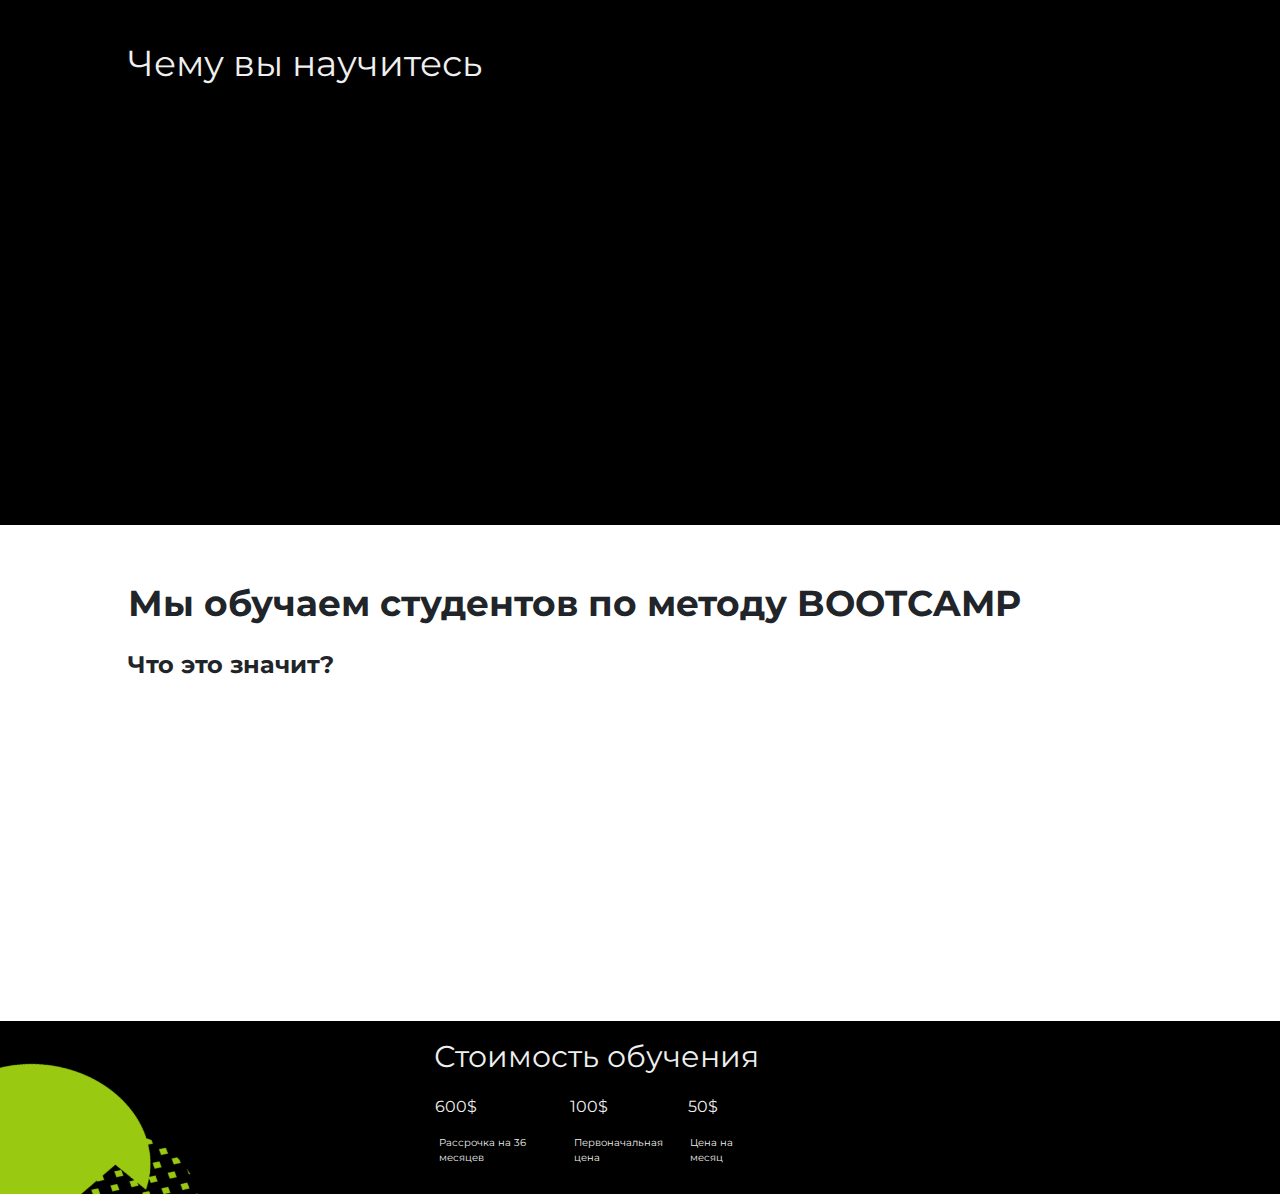
<file: morejs.html>
<!DOCTYPE html>
<html lang="en">
<head>
    <meta charset="UTF-8">
    <meta name="viewport" content="width=device-width, initial-scale=1.0">
    <title>Школа программирования IT-HUB</title>
    <link rel="stylesheet" href="scss/style.scss">
    <link rel="stylesheet" href="scss/style.css">
    <link rel="stylesheet" href="scss/wow.css">
    <link rel="stylesheet" href="https://stackpath.bootstrapcdn.com/bootstrap/4.5.2/css/bootstrap.min.css" integrity="sha384-JcKb8q3iqJ61gNV9KGb8thSsNjpSL0n8PARn9HuZOnIxN0hoP+VmmDGMN5t9UJ0Z" crossorigin="anonymous">
    <link rel="stylesheet" href="https://cdnjs.cloudflare.com/ajax/libs/font-awesome/5.14.0/css/all.min.css" integrity="sha512-1PKOgIY59xJ8Co8+NE6FZ+LOAZKjy+KY8iq0G4B3CyeY6wYHN3yt9PW0XpSriVlkMXe40PTKnXrLnZ9+fkDaog==" crossorigin="anonymous" /></head>
    <link rel="stylesheet" href="https://cdnjs.cloudflare.com/ajax/libs/animate.css/3.7.0/animate.min.css">    
    <link rel="shortcut icon" href="img/img-content.png">
</head>
<body>
    <header class="header-area">
        <div class="navbar-area">
          <div class="container">
            <nav class="site-navbar container">
              <div>
                <a href="index.html" class="site-logo"><img src="img/logo.png" alt=""></a>
              </div>
              <ul>
                <div class="ssss">
                  <a href="onlinem.html"> Офлайн курсы</a>
                  <a href="onlinem.html">Онлайн курсы</a>
                  <a href="#">О нас</a>
                  <a href="#">Контакты</a>
                  <a href="mycurses.html">Мои курсы</a>
                </div>
          
                <div class="flex-menu">
                  <a href="#">RU</a>
                  <a href="#">/</a>
                  <a href="#">KG</a>
                </div>
                <div class="regis">
                    <a href="signin.html">Войти</a>
                    <a href="signin.html">/</a>
                    <a href="signin.html">Регистрация</a>
                  </div>
              </ul>  
              <button class="nav-toggler">
                <span></span>
              </button>
            </nav>
          </div>
        </div>
      </header>
    <section class="need">
        <div class="need-title wow fadeInLeft">
            <p>Почему нужно изучать JavaSript</p>
            <img src="img/mail-ling.png" alt="">
        </div>
        <div class="need-just">
            <div class="flex">
                <img src="img/online-curses/need1.png" alt="">
                <p>Простота изучения</p>
                <p class="fir">Кривая обучения в JS довольно пологая. JS - это очень удобный для начинающих язык программирования, и каждый может начать обучение без опыта программирования. Так как JS в основном используется для разработки пользовательских интерфейсов, стоит перед этим так же изучить HTML и CSS</p>
            
            </div>
            <div class="flex">
                <img src="img/online-curses/need2.png" alt="">
                <p class="mar">Широкая область 
                    применения</p>
                <p>Кривая обучения в JS довольно пологая. JS - это очень удобный для начинающих язык программирования, и каждый может начать обучение без опыта программирования. Так как JS в основном используется для разработки пользовательских интерфейсов, стоит перед этим так же изучить HTML и CSS</p>
            
            </div>
            <div class="flex fl3">
                <img src="img/online-curses/need3.png" alt="">
                <p class="mar">Хорошие карьерные 
                    перспективы
                    </p>
                <p>Кривая обучения в JS довольно пологая. JS - это очень удобный для начинающих язык программирования, и каждый может начать обучение без опыта программирования. Так как JS в основном используется для разработки пользовательских интерфейсов, стоит перед этим так же изучить HTML и CSS</p>
            
            </div>
            
        </div>
    </section>
    <section class="time">
        <div class="time-ellipse">
            <div>
                <img class="wow tada" src="img/online-curses/Ellipse1.png" alt="">
                <p class="father">Ближайшие потоки</p>
                <p>17 августа</p>
                <p>Пн-Чт 19:00-20:30</p>
            </div>
            <div>
                <img class="wow rotateIn" src="img/online-curses/Ellipse2.png" alt="">
                <p class="father">Длительность </p>
                <p>2 месяца / 8 недель</p>
                <p>2 раза в неделю по 2 часа</p>
            </div><div>
                <img class="wow tada" src="img/online-curses/Ellipse3.png" alt="">
                <p class="father">Уровень</p>
                <p>Легкий</p>
                <p>Можно начать с нуля</p>
            </div><div>
                <img class="wow tada" src="img/online-curses/Ellipse4.png" alt="">
                <p class="father">Стоимость</p>
                <p>600$</p>
            </div>
        </div>
    </section>
    <section class="move">
        <div class="move-title">
            <p class="wow pulse">Как проходят онлайн курсы</p>
            <img src="img/mail-ling.png" alt="">
        </div>
        <div class="flex">
            <div>
                <div class="text wow fadeInLeft">
                    <p>
                        1. Онлайн лекции с тренером
                        2 раза в неделю тренер проводит онлайн лекции по каждой теме. В прямом эфире можно разбирать частые ошибки, спросить непонятные темы и многое другое
                    </p>
                    <p>2. Онлайн лекции с тренером
                        2 раза в неделю тренер проводит онлайн лекции по каждой теме. </p>
                        <p>3. Онлайн лекции с тренером
                            2 раза в неделю тренер проводит онлайн лекции по каждой теме. В прямом эфире можно разбирать частые ошибки, спросить непонятные темы и многое другоеi</p>
                </div>
            </div>
            <div>
                <div class=" comp">
                    <img class=" wow fadeInRight" src="img/online-curses/comp.png" alt="">
                    <img src="img/online-curses/Ellipsebig2.png" alt="">
                    <div class="rel">
                        <img src="img/online-curses/Ellipsebig1.png" alt="">
                    </div>
                </div>
            </div>
        </div>
       
    </section>
    <section class="this-course">
        <div class="this-title">
            <p>Кому подойдёт этот курс</p>
        </div>
        <div class="mN">
        <div>
            <div class="f1">
                <div>
                    <img src="img/online-curses/this1.png" alt="">
                </div>
                <div><p>Новичкам</p></div>
            </div>
            <div class="f2">
                <div>
                    <img src="img/online-curses/this2.png" alt="">
                </div>
                <div><p>Начинающим программистам</p></div>
            </div>
            <div class="f3">
                <div>
                    <img src="img/online-curses/this3.png" alt="">
                </div>
                <div><p>Фрилансерам</p></div>
            </div>
        </div>
           <div class="man wow fadeInRight">
               <img src="img/online-curses/man.png" alt="">
           </div>
        </div>
    </section>
    <section class="learning">
        <div class="learning-title">
            <p>Чему вы научитесь</p>
        </div>
        <div class=" wow fadeInLeft learning-number">
            <div class="mflex">
                <div class="fflex">
                    <div>
                        <img src="/img/1.png" alt="">
                    </div>
                    <div>
                        <p>Верстать веб-страницы  средствами <br> CSS и HTML</p>
                    </div>
                </div>
                <div class="sflex">
                    <div>
                        <img src="/img/2.png" alt="">
                    </div>
                    <div>
                        <p>Работать в системе <br> контроля версий GIT</p>
                    </div>
                </div>
                <div class="tflex">
                    <div>
                        <img src="/img/3.png" alt="">
                    </div>
                    <div>
                        <p>Работать с макетами в  Figma</p>
                    </div>
                </div>   
            </div>
            <div class="m2flex">
                <div class="fiflex">
                    <div>
                        <img src="/img/4.png" alt="">
                    </div>
                    <div>
                        <p>Создавать интерактивные веб-страницы в <br> браузере средствами JavaScript</p>
                    </div>
                </div>
                <div class="siflex">
                    <div>
                        <img src="/img/5.png" alt="">
                    </div>
                    <div>
                        <p>Делать приложения на одном из <br> фреймворков JavaScript: React.js или  Jquery</p>
                    </div>
                </div>
                <div class="seflex">
                    <div>
                        <img src="/img/6.png" alt="">
                    </div>
                    <div>
                        <p>Создание серверных решений с  <br> помощью Node.js</p>
                    </div>
                </div>   
            </div>
        </div>
    </section>
    <section class="bootcamp">
        <div class="bootcamp-title">
            <p>Мы обучаем студентов по методу BOOTCAMP</p>
            <p>Что это значит? </p>
        </div>
        <div class="bootc">
            <div class="skils wow zoomInLeft">
                <div class="ski">
                    <div>
                        <img src="/img/1.png" alt="">
                    </div>
                    <div>
                        <p>Необходимые навыки и опыт за короткий период</p>
                    </div>
                </div>
                <div class="help">
                    <div>
                        <img src="/img/2.png" alt="">
                    </div>
                    <div>
                        <p>BOOTCAMP- помогает экономить много времени</p>
                    </div>
                </div>
                <div class="nice">
                    <div>
                        <img src="/img/3.png" alt="">
                    </div>
                    <div>
                        <p>BOOTCAMP — прекрасная возможность попробовать себя в новой сфере</p>
                    </div>
                </div>
            </div>
            <div class="bootimg wow zoomInRight">
                <img width="70%" src="img/online-curses/bootcamp.png" alt="">
            </div>
        </div>
    </section>
    <footer class="prices">
        <div class="prices-flex">
            <img src="/img/online-curses/footer1.png" alt="">
        </div>
        <div class="month">
            <div class="stu">
                <p>Стоимость обучения</p>
            </div>
            <div class="proflex">
                <div class="sixth">
                    <p>600$</p>
                    <p class="ress">Рассрочка на 36 месяцев</p>
                </div>
                <div class="sto">
                    <p>100$</p>
                    <p class="ress">Первоначальная цена</p>
                </div>
                <div class="fifty">
                    <p>50$</p>
                    <p class="ress">Цена на месяц</p>
                </div>
            </div>
        </div>
        <div class="foot2">
            <button class="wow pulse">Записаться на курсы</button>
        </div>
        <footer class="footer-o">
            <div>
                <p>Контакты</p>
                <p>+996(507)550-111
                </p>
                <p>
                    +996(507)550-111
                </p>
                <p>
                    +996(507)550-111
                </p>
            </div>
            <div>
                <p>EMAIL</p>
                <p>ithub.kg@gmail.com</p>
            </div>
            <div>
                <p>СОЦИАЛЬНЫЕ СЕТИ</p>
                <div class="media-flex">
                    <a href=""><i class="fab fa-instagram"></i></a>
                    <a href=""><i class="fab fa-facebook-f"></i></a>
                </div>
            </div>
            <div>
                <p>Наш адрес </p>
                <p>г. Бишкек , ул.Фурманова 106</p>
            </div>
        </footer>
            </section> 
    </footer>
    <!-- <section class="more-mobile">
   <header class="online-m-mobile">
        <header class="mobile-menu">
            <nav role="navigation">
                <div class="mob-flex">
                    <div class="mobile-lan">
                        <a href="#">RU</a>
                        <span>\</span>
                        <a href="#">KG</a>
                    </div>
                    <div class="mobile-logo">
                       <a href="index.html"><img src="img/logo.png" alt=""></a> 
                    </div>
                    <div id="menuToggle">
                      <input type="checkbox" />
                      <span></span>
                      <span></span>
                      <span></span>
                      <ul id="menu">
                        <a href="index.html"><li>Офлайн курсы</li></a>
                        <a href="onlinem.html"><li>Онлайн курсы</li></a>
                        <a href="aboutus.html"><li>О нас</li></a>
                        <a href="#"><li>Контакты</li></a>
                        <a href="mycurses.html"><li>Мои курсы</li></a>
                        <div class="disp-menu">
                            <a href="signin.html" style="font-size: 22px;"> Войти </a>
                            <div class="white"> / </div>
                            <a href="signin.html"  style="font-size: 22px;">Регистрация</a>
                        </div>
                            
                      </ul>
                    </div>
                </div>
    
              </nav>
        </header>
    </header>
   <section class="need-m">
    <section class="need">
        <div class="need-title wow pulse">
            <p>Почему нужно изучать JavaSript</p>
            <img src="img/mail-ling.png" alt="">
        </div>
        <div class="need-just">
            <div class="flex wow fadeInRight">
                <img src="img/online-curses/need1.png" alt="">
                <p>Простота изучения</p>
                <p class="fir">Кривая обучения в JS довольно пологая. JS - это очень удобный для начинающих язык программирования, и каждый может начать обучение без опыта программирования. Так как JS в основном используется для разработки пользовательских интерфейсов, стоит перед этим так же изучить HTML и CSS</p>
            
            </div>
            <div class="flex wow fadeInLeft">
                <img src="img/online-curses/need2.png" alt="">
                <p class="mar">Широкая область 
                    применения</p>
                <p>Кривая обучения в JS довольно пологая. JS - это очень удобный для начинающих язык программирования, и каждый может начать обучение без опыта программирования. Так как JS в основном используется для разработки пользовательских интерфейсов, стоит перед этим так же изучить HTML и CSS</p>
            
            </div>
            <div class="flex  wow fadeInRight fl3" style="margin-top: 2%;">
                <img src="img/online-curses/need3.png" alt="">
                <p class="mar">Хорошие карьерные 
                    перспективы
                    </p>
                <p>Кривая обучения в JS довольно пологая. JS - это очень удобный для начинающих язык программирования, и каждый может начать обучение без опыта программирования. Так как JS в основном используется для разработки пользовательских интерфейсов, стоит перед этим так же изучить HTML и CSS</p>
            
            </div>
            
        </div>
    </section>
   </section>
   <section class="time-mobile">
    <section class="time">
        <div class="time-ellipse">
            <div>
                <div>
                    <img src="img/online-curses/Ellipse1.png" alt="">
                    <p class="father">Ближайшие потоки</p>
                    <p>17 августа</p>
                    <p>Пн-Чт 19:00-20:30</p>
                </div>
                <div>
                    <img src="img/online-curses/Ellipse2.png" alt="">
                    <p class="father">Длительность </p>
                    <p>2 месяца / 8 недель</p>
                    <p>2 раза в неделю по 2 часа</p>
                </div>
            </div>
           <div>
            <div>
                <img src="img/online-curses/Ellipse3.png" alt="">
                <p class="father">Уровень</p>
                <p>Легкий</p>
                <p>Можно начать с нуля</p>
            </div><div>
                <img src="img/online-curses/Ellipse4.png" alt="">
                <p class="father">Стоимость</p>
                <p>600$</p>
            </div>
           </div>
           
        </div>
    </section>
   </section>
   <section class="move-mobile">
    <section class="move">
        <div class="move-title wow pulse">
            <p>Как проходят онлайн курсы</p>
            <img src="img/mail-ling.png" alt="">
        </div>
        <div class="flex">
            <div>
                <div class="text">
                   <p>2. Онлайн лекции с тренером
                    2 раза в неделю <br> тренер проводит онлайн <br> лекции по каждой теме. </p>
                    <p>
                    <p>2. Онлайн лекции с <br> тренером
                        2 раза <br> в неделю тренер проводит <br> онлайн лекции по <br> каждой теме. </p>
                        <img" src="/img/online-curses/comp.png" alt="">
                        <p>2. Онлайн лекции с тренером
                            2 раза в неделю <br> тренер проводит онлайн <br> лекции по каждой теме. </p>
                            <p>
                </div>
            </div>
            <div>
                <div class="comp">
                </div>
               
            </div>
        </div>
       
    </section>
   </section>
   <section class="this-mobile">
    <section class="this-course">
        <div class="this-title">
            <p>Кому подойдёт этот курс</p>
        </div>
        <div class="mN">
        <div class="apps">
            <div class="f2">
                <div>
                    <img src="img/online-curses/this2.png" alt="">
                </div>
                <div><p>Начинающим программистам</p></div>
            </div>
            <div class="f1">
                <div>
                    <img src="img/online-curses/this1.png" alt="">
                </div>
                <div><p style="margin-top: 45%;">Новичкам</p></div>
            </div>
            <div class="f3">
                <div>
                    <img style="width: 190%" src="img/online-curses/this3.png" alt="">
                </div>
                <div><p style="margin-top: 23%;">Фрилансерам</p></div>
            </div>
        </div>
           <div class="man wow fadeInRight">
               <img width="80%"   style="margin-left: 20%; margin-top: 10%;" src="img/online-curses/man.png" alt="">
           </div>
        </div>
    </section>
   </section>
   <section class="learning-mobile">
    <section class="learning">
        <div class="learning-title">
            <p>Чему вы научитесь</p>
        </div>
        <div class="learning-number wow pulse">
            <div class="mflex">
                <div class="fflex">
                    <div>
                        <img src="/img/1.png" alt="">
                    </div>
                    <div>
                        <p>Верстать веб-страницы  средствами  CSS и HTML</p>
                    </div>
                </div>
                <div class="sflex" style="margin-left: 6%;">
                    <div>
                        <img src="/img/2.png" alt="">
                    </div>
                    <div>
                        <p>Работать в системе  контроля версий GIT</p>
                    </div>
                </div>
                <div class="tflex" style="margin-left: 6%;">
                    <div>
                        <img src="/img/3.png" alt="">
                    </div>
                    <div>
                        <p>Работать с макетами в  Figma</p>
                    </div>
                </div>   
            </div>
            <div class="m2flex" style="margin-left: 6%;">
                <div class="fiflex">
                    <div>
                        <img src="/img/4.png" alt="">
                    </div>
                    <div>
                        <p style="margin-top: 3%;">Создавать интерактивные веб-страницы в  браузере средствами JavaScript</p>
                    </div>
                </div>
                <div class="siflex" style="margin-left: 1%;">
                    <div>
                        <img src="/img/5.png" alt="">
                    </div>
                    <div>
                        <p>Делать приложения на одном из  фреймворков <br> JavaScript: React.js или  Jquery</p>
                    </div>
                </div>
                <div class="seflex" style="margin-left: 1%;">
                    <div>
                        <img src="/img/6.png" alt="">
                    </div>
                    <div>
                        <p>Создание серверных решений с  помощью Node.js</p>
                    </div>
                </div>   
            </div>
        </div>
        <section class="learning">
            <div class="learning-title">
                <p>Мы обучаем студентов по методу
                    BOOTCAMP</p>
            </div>
            <div class="learning-number">
                <div class="mflex">
                    <div class="fflex">
                        <div>
                            <img src="/img/1.png" alt="">
                        </div>
                        <div>
                            <p>Верстать веб-страницы  средствами  CSS и HTML</p>
                        </div>
                    </div>
                    <div class="sflex" style="margin-left: 6%;">
                        <div>
                            <img src="/img/2.png" alt="">
                        </div>
                        <div>
                            <p>Работать в системе  контроля версий GIT</p>
                        </div>
                    </div>
                    <div class="tflex" style="margin-left: 6%;">
                        <div>
                            <img src="/img/3.png" alt="">
                        </div>
                        <div>
                            <p>Работать с макетами в  Figma</p>
                        </div>
                    </div>   
                </div>
                <div class="m2flex" style="margin-left: 6%;">
                    <div class="fiflex">
                        <div>
                            <img src="/img/4.png" alt="">
                        </div>
                        <div>
                            <p style="margin-top: 3%;">Создавать интерактивные веб-страницы в  браузере средствами JavaScript</p>
                        </div>
                    </div>
                    <div class="siflex" style="margin-left: 1%;">
                        <div>
                            <img src="/img/5.png" alt="">
                        </div>
                        <div>
                            <p>Делать приложения на одном из  фреймворков <br> JavaScript: React.js или  Jquery</p>
                        </div>
                    </div>
                    <div class="seflex" style="margin-left: 1%;">
                        <div>
                            <img src="/img/6.png" alt="">
                        </div>
                        <div>
                            <p>Создание серверных решений с  помощью Node.js</p>
                        </div>
                    </div>   
                </div>
            </div>
        </section>
    </section>
   </section>
   <section class="prices-mobile">
    <footer class="prices">
        <div class="prices-flex">
            <img src="/img/online-curses/footer1.png" alt="">
        </div>
        <div class="month">
            <div class="stu">
                <p>Стоимость обучения</p>
            </div>
            <div class="proflex">
                <div class="sixth">
                    <p>600$</p>
                    <p class="ress">Рассрочка на 36 месяцев</p>
                </div>
                <div class="sto">
                    <p>100$</p>
                    <p class="ress">Первоначальная цена</p>
                </div>
                <div class="fifty">
                    <p>50$</p>
                    <p class="ress">Цена на месяц</p>
                </div>
            </div>
        </div>
        <div class="foot2">
            <button>Записаться на курсы</button>
        </div>
    </footer>
   </section>
   <section class="footer-mm">
    <section class="ourm-address">
        <div  style="margin-top: 17%;">
          <img style=" width: 100%;" src="img/mail-ling.png" alt="">
        </div>
        <div class="mailg">
          <div class="flexs">
            <div class="mail">
              <b>EMAIL</b>
              <p>ithub.kg@gmail.com</p>
            </div>
            <div class="com">
              <p>Контакты</p>
              <a href="tel:+996(507)550-111">+996(507)550-111</a>
              <a href="tel:+996(507)550-111">+996(507)550-111</a>
              <a href="tel:+996(507)550-111">+996(507)550-111</a>
            </div>
          </div>
          <div class="mari">
            <b>СОЦИАЛЬНЫЕ СЕТИ</b>
            <div class="fle">
              <div>
                <a href=""><i class="fab fa-instagram"></i>
                </a>
              </div>
              <div>
                <a href="">
                  <i class="fab fa-facebook-f"></i>              </a>
              </div>
            </div>
          </div>
        </div>
      </section>
   </section>
    </section> -->
    <script src="js/wow.js"></script>
    <script>
      new WOW().init();
      </script>
</body>
</html>
</file>
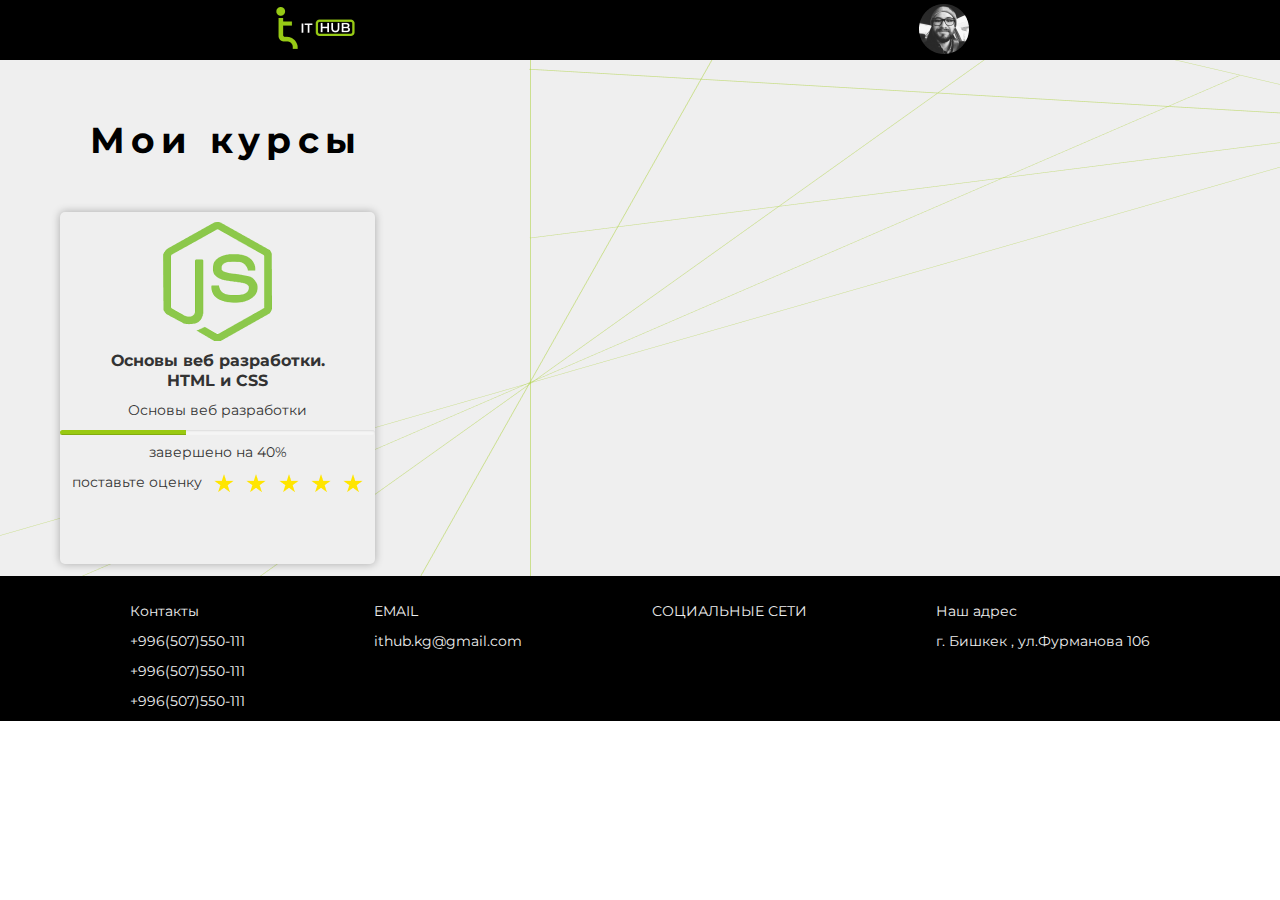
<file: mycurses.html>
<!DOCTYPE html>
<html lang="en">
<head>
    <meta charset="UTF-8">
    <meta name="viewport" content="width=device-width, initial-scale=1.0">
    <title>Школа программирования IT-HUB</title>
    <link rel="stylesheet" href="scss/style.scss">
    <link rel="stylesheet" href="scss/style.css">
    <link rel="stylesheet" href="scss/wow.css">
    <link rel="stylesheet" href="https://maxcdn.bootstrapcdn.com/bootstrap/3.4.1/css/bootstrap.min.css">
    <link rel="stylesheet" href="https://cdnjs.cloudflare.com/ajax/libs/font-awesome/5.14.0/css/all.min.css" integrity="sha512-1PKOgIY59xJ8Co8+NE6FZ+LOAZKjy+KY8iq0G4B3CyeY6wYHN3yt9PW0XpSriVlkMXe40PTKnXrLnZ9+fkDaog==" crossorigin="anonymous" /></head>
    <link rel="stylesheet" href="https://cdnjs.cloudflare.com/ajax/libs/animate.css/3.7.0/animate.min.css">    
    <link rel="shortcut icon" href="img/img-content.png">
</head>
<body>
  <header class="my-header person">
        <div>
            <a href="index.html"><img src="img/logo.png" alt=""></a>
        </div>
        <div class="user mii">
        <form id="app-cover">
                    <div id="select-box">
                            <input type="checkbox" id="options-view-button">
                            <div id="select-button" class="brd">
                                    <div id="selected-value">
                                    <span><img style="margin-top: -20%;" src="img/my-curses/user.png" alt=""></span>
                                    </div>
                                    <div id="chevrons">
                                        <i style="color: white;" class="fas fa-caret-down"></i>                                        </div>
                            </div>
                            <div id="options">
                                    <div class="option">
                                            <i style="color: #99C911;" class="fas fa-user"></i>
                                            <span class="label"><a href="mycurses.html">Жакшылык</a></span>
                                            <span class="opt-val">Jakshylyk</span>
                                    </div>
                                    <div class="option">
                                            <input class="s-c bottom" type="radio" name="platform" value="dribbble">
                                            <i style="color: #99C911;" class="fas fa-key"></i>
                                            <span class="label"><a href="">Изменить пароль</a> </span>
                                            <span class="opt-val">Изменить пароль</span>
                                    </div>
                                    <div class="option">
                                            <input class="s-c bottom" type="radio" name="platform" value="behance">
                                            <i style="color: #99C911;"  class="fas fa-user-cog"></i>
                                            <span class="label"><a href="">Настройки профиля</a> </span>
                                            <span class="opt-val">Настройки профиля</span>
                                    </div>
                                    <div class="option">
                                            <input class="s-c bottom" type="radio" name="platform" value="hackerrank">
                                            <i style="color: #99C911;" class="fas fa-book-open"></i>
                                            <span class="label"><a href="">Мои курсы</a>  </span>
                                            <span class="opt-val">Мои курсы </span>
                                    </div>
                                    <div class="option">
                                            <i style="color: #99C911;" class="fas fa-chevron-left"></i>
                                            <span class="label"><a href="personal.html">Мои курсы</a> </span>
                                            <span class="opt-val"><a  target="_blank" href="index.html"></a> Мои курсы </span>
                                    </div>
                                    <!-- <div class="option">
                                            <input class="s-c top" type="radio" name="platform" value="freecodecamp">
                                            <input class="s-c bottom" type="radio" name="platform" value="freecodecamp">
                                            <i class="fab fa-free-code-camp"></i>
                                            <span class="label">FreeCodeCamp</span>
                                            <span class="opt-val">FreeCodeCamp</span>
                                    </div> -->
                                    <div id="option-bg"></div>
                            </div>
                    </div>
            </form>
        </div>
</header>
    <section class="my-corse">
        <div class="my-title">
            <h1><a style="text-decoration: none; color: black;" href="personal.html"> Мои курсы</a></h1>
        </div>
        <div class="card-my">
            <img src="img/js.png" alt="">
            <p>Основы веб разработки. 
               <br> HTML и CSS </p>
                <p>Основы веб разработки </p>
                <div class="myprog">                 
                    <div class="progress">
                        <div class="progress-bar progress-bar-success" style="width: 40%;"></div>
                      </div>
                  </div>
                  <p>завершено на 40%</p>
                  <div class="my-flex">
                      <p>поставьте оценку</p>
                      <a href=""><img src="img/my-curses/Star.png" alt="">
                        <a href=""><img src="img/my-curses/Star.png" alt="">
                            <a href=""><img src="img/my-curses/Star.png" alt="">
                                <a href=""><img src="img/my-curses/Star.png" alt="">
                                    <a href=""><img src="img/my-curses/Star.png" alt="">
                      </a>
                  </div>
        </div>
        <footer class="footer-o">
          <div>
              <p>Контакты</p>
              <p>+996(507)550-111
              </p>
              <p>
                  +996(507)550-111
              </p>
              <p>
                  +996(507)550-111
              </p>
          </div>
          <div>
              <p>EMAIL</p>
              <p>ithub.kg@gmail.com</p>
          </div>
          <div>
              <p>СОЦИАЛЬНЫЕ СЕТИ</p>
              <div class="media-flex">
                  <a href=""><i class="fab fa-instagram"></i></a>
                  <a href=""><i class="fab fa-facebook-f"></i></a>
              </div>
          </div>
          <div>
              <p>Наш адрес </p>
              <p>г. Бишкек , ул.Фурманова 106</p>
          </div>
      </footer>
    </section>
  <script src="js/wow.js"></script>
  <script>
    new WOW().init();
    </script>
    <script src="https://ajax.googleapis.com/ajax/libs/jquery/3.5.1/jquery.min.js"></script>
    <script src="https://maxcdn.bootstrapcdn.com/bootstrap/3.4.1/js/bootstrap.min.js"></script>
    <script src="js/boxes-user.js">
    </script>
</body>
</html>
</file>
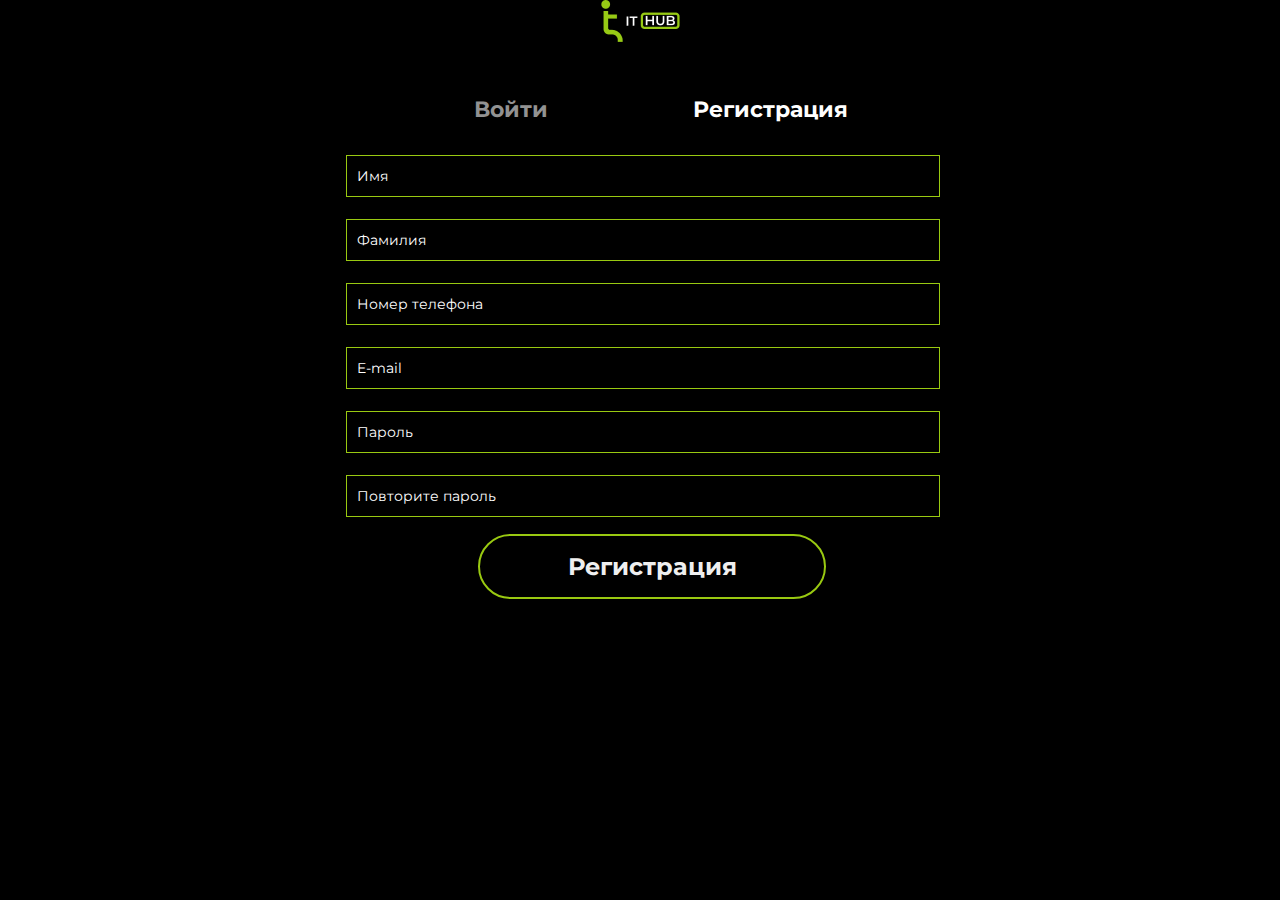
<file: signin.html>
<!DOCTYPE html>
<html lang="ru">
<head>
    <meta charset="UTF-8">
    <meta name="viewport" content="width=device-width, initial-scale=1.0">
    <title>It-hub.kg</title>
    <link rel="stylesheet" href="scss/style.scss">
    <link rel="stylesheet" href="scss/style.css">
    <link rel="stylesheet" href="scss/wow.css">
    <link rel="stylesheet" href="https://maxcdn.bootstrapcdn.com/bootstrap/3.4.1/css/bootstrap.min.css">
    <link rel="stylesheet" href="https://cdnjs.cloudflare.com/ajax/libs/font-awesome/5.14.0/css/all.min.css" integrity="sha512-1PKOgIY59xJ8Co8+NE6FZ+LOAZKjy+KY8iq0G4B3CyeY6wYHN3yt9PW0XpSriVlkMXe40PTKnXrLnZ9+fkDaog==" crossorigin="anonymous" /></head>
    <link rel="stylesheet" href="https://cdnjs.cloudflare.com/ajax/libs/animate.css/3.7.0/animate.min.css">    
    <link rel="shortcut icon" href="img/img-content.png">
</head>
<body>
  <header class="header-area">
    <div class="navbar-area">
      <div class="container">
        <nav class="site-navbar container">
          <div>
            <a href="onlinem.html" class="site-logo"><img src="img/logo.png" alt=""></a>
          </div>
        </nav>
      </div>
    </div>
  </header>
    <div class="tabb">
        <div class="wrapper">
            <div class="tabs">
              <div class="tab">
                <input type="radio" name="css-tabs" id="tab-1" checked class="tab-switch">
                <label for="tab-1" class="tab-label">Регистрация </label>
                <div class="tab-content">
                    <div class="Wrapper">
                        <div class="Input">
                          <input type="text" id="input" class="Input-text" placeholder="Имя">
                        </div>
                      </div>
                      <div class="Wrapper">
                        <div class="Input">
                          <input type="text" id="input" class="Input-text" placeholder="Фамилия">
                        </div>
                      </div>
                      <div class="Wrapper">
                        <div class="Input">
                          <input type="text" id="input" class="Input-text" placeholder="Номер телефона">
                      </div>
                      <div class="Wrapper">
                        <div class="Input">
                          <input type="text" id="input" class="Input-text" placeholder="E-mail ">
                        </div>
                      </div>
                      <div class="Wrapper">
                        <div class="Input">
                          <input type="text" id="input" class="Input-text" placeholder="Пароль  ">
                        </div>
                      </div>
                      <div class="Wrapper">
                        <div class="Input">
                          <input type="text" id="input" class="Input-text" placeholder="Повторите пароль   ">
                        </div>
                      </div>
                      <div class="btnn">
                        <button>Регистрация</button>
                    </div>
                </div>
              </div>
              <div class="tab">
                <input type="radio" name="css-tabs" id="tab-2" class="tab-switch">
                <label for="tab-2" class="tab-label">Войти</label>
                <div class="tab-content">
                    <div class="Wrapper">
                        <div class="Input">
                          <input type="text" id="input" class="Input-text" placeholder="Номер телефона или E-mail">
                        </div>
                      </div>
                      <div class="Wrapper">
                        <div class="Input">
                          <input type="text" id="input" class="Input-text" placeholder="Пароль ">
                        </div>
                      </div> 
                      <div class="btnn">
                        <button> Войти</button>
                    </div> 
                    </div>
              </div>
    </div>
    </div>
        </div>
    </div>
    <script src="js/wow.js"></script>
    <script>
      new WOW().init();
      </script>
    <script src="js/tabs.js"></script>
    <script src="https://ajax.googleapis.com/ajax/libs/jquery/3.5.1/jquery.min.js"></script>
    <script src="https://maxcdn.bootstrapcdn.com/bootstrap/3.4.1/js/bootstrap.min.js"></script>
</body>
</html>
</file>
<file: scss/style.css>
@charset "UTF-8";
@import url("https://fonts.googleapis.com/css2?family=Montserrat&display=swap");
html {
  scroll-behavior: smooth;
}

body {
  font-family: 'Montserrat', sans-serif;
  padding: 0;
  margin: 0;
}

* input INPUT.text:focus {
  border: 1px solid #090a0a;
  /* Рамка при получении фокуса */
}

* button {
  outline: none;
}

.header-area {
  position: fixed;
  width: 100%;
  z-index: 9;
  /* mobile breakpoint start */
  /* mobile breakpoint end */
}

.header-area * {
  font-family: 'Montserrat', sans-serif;
  margin: 0;
  padding: 0;
  -webkit-box-sizing: border-box;
          box-sizing: border-box;
}

.header-area .regis {
  padding: 0px 20px;
  display: -webkit-box;
  display: -ms-flexbox;
  display: flex;
}

.header-area .flex-menu {
  color: #fff;
  display: -webkit-box;
  display: -ms-flexbox;
  display: flex;
  -webkit-box-pack: center;
      -ms-flex-pack: center;
          justify-content: center;
}

.header-area .flex-menu a {
  text-decoration: none;
  color: #fff;
}

.header-area .container {
  width: 100%;
  max-width: 1440px;
  margin: 0 auto;
  padding: 0 15px;
}

.header-area .navbar-area {
  background: #000000;
}

.header-area .site-navbar {
  font-size: 16.4px;
  line-height: 17px;
  display: -webkit-box;
  display: -ms-flexbox;
  display: flex;
  -webkit-box-pack: justify;
      -ms-flex-pack: justify;
          justify-content: space-between;
  -webkit-box-align: center;
      -ms-flex-align: center;
          align-items: center;
}

.header-area .ssss {
  display: -webkit-box;
  display: -ms-flexbox;
  display: flex;
}

.header-area .ssss a {
  padding: 0px 44px;
}

.header-area .site-navbar ul {
  background: #000000;
  z-index: 7;
  margin: 0;
  padding: 0;
  list-style: none;
  display: -webkit-box;
  display: -ms-flexbox;
  display: flex;
}

.header-area .site-navbar ul a {
  color: #fff;
  display: block;
  line-height: 50px;
  text-decoration: none;
}

.header-area .site-navbar a:hover {
  border-bottom: 1px solid #99C911;
  color: #99C911;
  -webkit-transition: .7s;
  transition: .7s;
}

.header-area .flex-menu a:hover {
  border-bottom: 1px solid #99C911;
  color: #99C911;
  -webkit-transition: .7s;
  transition: .7s;
}

.header-area .regis a:hover {
  border-bottom: 1px solid #99C911;
  color: #99C911;
  -webkit-transition: .7s;
  transition: .7s;
}

.header-area .flex-menu-main {
  display: none;
}

.header-area .nav-toggler {
  outline: none;
  border: none;
  padding: 5px;
  background-color: transparent;
  cursor: pointer;
  height: 39px;
  display: none;
}

.header-area .nav-toggler span,
.header-area .nav-toggler span:before,
.header-area .nav-toggler span:after {
  width: 28px;
  height: 3px;
  background-color: #99C911;
  display: block;
  -webkit-transition: .5s;
  transition: .5s;
}

.header-area .nav-toggler span:before {
  content: '';
  -webkit-transform: translateY(-9px);
          transform: translateY(-9px);
}

.header-area .nav-toggler span:after {
  content: '';
  -webkit-transform: translateY(6px);
          transform: translateY(6px);
}

.header-area .nav-toggler.toggler-open span {
  background-color: transparent;
}

.header-area .nav-toggler.toggler-open span:before {
  -webkit-transform: translateY(0px) rotate(45deg);
          transform: translateY(0px) rotate(45deg);
}

.header-area .nav-toggler.toggler-open span:after {
  -webkit-transform: translateY(-3px) rotate(-45deg);
          transform: translateY(-3px) rotate(-45deg);
}

@media screen and (max-width: 1083px) {
  .header-area {
    /* navbar css for mobile end */
  }
  .header-area .flex-menu-main {
    display: block;
  }
  .header-area .ssss {
    display: block;
    text-align: center;
  }
  .header-area .container {
    max-width: 1083px;
  }
  .header-area .nav-toggler {
    display: block;
  }
  .header-area .site-navbar {
    min-height: 60px;
  }
  .header-area .site-navbar ul {
    position: absolute;
    width: 100%;
    height: calc(100vh - 60px);
    left: 0;
    top: 60px;
    -webkit-box-orient: vertical;
    -webkit-box-direction: normal;
        -ms-flex-direction: column;
            flex-direction: column;
    -webkit-box-align: center;
        -ms-flex-align: center;
            align-items: center;
    border-top: 1px solid #444;
    background-color: #000000;
    max-height: 0;
    overflow: hidden;
    -webkit-transition: .3s;
    transition: .3s;
  }
  .header-area .site-navbar ul li {
    width: 100%;
    text-align: center;
  }
  .header-area .site-navbar ul li a {
    padding: 25px;
  }
  .header-area .site-navbar ul li a:hover {
    background-color: rgba(255, 255, 255, 0.1);
  }
  .header-area .site-navbar ul.open {
    max-height: 100vh;
    overflow: visible;
  }
  .header-area .intro-area h2 {
    font-size: 36px;
    margin-bottom: 15px;
  }
}

.main-back {
  background: #000000;
  height: 4100px;
}

.content {
  text-align: center;
  color: white;
  display: -webkit-box;
  display: -ms-flexbox;
  display: flex;
  -webkit-box-pack: center;
      -ms-flex-pack: center;
          justify-content: center;
}

.content-school {
  padding-top: 145px;
}

.content-school h2 {
  text-align: center;
  font-family: 'Montserrat', sans-serif;
  font-style: normal;
  font-weight: bold;
  font-size: 121.413px;
}

.content-school p {
  font-style: normal;
  font-weight: bold;
  font-size: 24px;
  line-height: 29px;
  font-family: 'Montserrat', sans-serif;
  text-align: center;
}

.content-flex {
  display: -webkit-box;
  display: -ms-flexbox;
  display: flex;
  -webkit-box-pack: center;
      -ms-flex-pack: center;
          justify-content: center;
  text-align: center;
  font-family: 'Montserrat', sans-serif;
  font-style: normal;
  font-weight: bold;
  font-size: 28.6364px;
}

.content-flex img {
  width: 90px;
  height: 50.16px;
}

.content-btn button {
  cursor: pointer;
  font-family: 'Montserrat', sans-serif;
  width: 297px;
  height: 66px;
  left: 152px;
  top: 411px;
  font-style: normal;
  font-weight: normal;
  font-size: 24px;
  line-height: 29px;
  color: #EFEFEF;
  border: 6px solid #99C911;
  -webkit-box-sizing: border-box;
          box-sizing: border-box;
  border-radius: 11px;
  background: black;
}

.content-btn button:hover {
  -webkit-transition: 0.5s;
  transition: 0.5s;
  background: #99C911;
}

.content-youtube {
  width: 893.5px;
}

.content-youtube .vide {
  width: 94.7%;
  border: none;
  margin-left: 5.3%;
}

.offline {
  font-family: 'Montserrat', sans-serif;
  color: white;
}

.offline .offline-prog a {
  cursor: pointer;
}

.offline-title {
  margin-top: 13%;
}

.offline-title h2 {
  text-align: center;
  font-style: normal;
  font-weight: bold;
  font-size: 36px;
  line-height: 44px;
  font-family: 'Montserrat', sans-serif;
}

.offline .more {
  text-align: center;
  font-style: normal;
  font-weight: normal;
  font-size: 15.6694px;
}

.offline .flex-js {
  margin-top: 4%;
  -ms-flex-pack: distribute;
      justify-content: space-around;
  display: -webkit-box;
  display: -ms-flexbox;
  display: flex;
}

.offline-prog {
  line-height: 11vh;
}

.offline-prog a {
  text-decoration: none;
  font-style: normal;
  font-weight: normal;
  font-size: 20px;
  line-height: 24px;
  font-family: 'Montserrat', sans-serif;
}

.offline-prog a:hover {
  -webkit-transition: .2s;
  transition: .2s;
  color: #99C911;
}

.offline-prog .scrip-img {
  display: -webkit-box;
  display: -ms-flexbox;
  display: flex;
}

.offline-prog .scrip-img img {
  opacity: 0.9;
}

.offline-prog .java-img {
  display: -webkit-box;
  display: -ms-flexbox;
  display: flex;
}

.offline-prog .java-img img {
  opacity: 0.2;
}

.offline-prog .python-img {
  display: -webkit-box;
  display: -ms-flexbox;
  display: flex;
}

.offline-prog .python-img img {
  margin-top: 0%;
  opacity: 0.2;
}

.offline-prog .ui-img {
  display: -webkit-box;
  display: -ms-flexbox;
  display: flex;
}

.offline-prog .ui-img img {
  opacity: 0.2;
}

.offline .js {
  padding-left: 20px;
  padding-right: 20px;
  background: #000000;
  height: 95vh;
}

.offline .js-card {
  text-align: center;
  width: 458px;
  height: 505px;
  left: 782px;
  top: 737px;
  border: 1px solid #97CA15;
  border-radius: 11px;
}

.offline .js-card img {
  padding-top: 38px;
}

.offline .js h2 {
  padding-top: 10px;
  color: #EFEFEF;
}

.offline .js p {
  line-height: 25px;
  padding-left: 17px;
  padding-right: 17px;
  color: #EFEFEF;
}

.offline .js-card button {
  width: 260px;
  height: 35px;
  font-family: 'Montserrat', sans-serif;
  font-style: normal;
  font-weight: bold;
  font-size: 15px;
  line-height: 23px;
  text-align: justify;
  color: #EFEFEF;
  text-align: center;
  cursor: pointer;
  background: #000000;
  border: 1px solid #99C911;
  -webkit-box-sizing: border-box;
          box-sizing: border-box;
  border-radius: 20px;
}

.offline .js-card button:hover {
  background: #99C911;
  -webkit-transition: .7s;
  transition: .7s;
}

.js2 {
  background: #000000;
  height: 108vh;
}

.js-card2 {
  text-align: center;
  width: 458px;
  height: 585px;
  left: 782px;
  top: 737px;
  border: 1px solid #97CA15;
  border-radius: 11px;
}

.js-card2 img {
  padding-top: 38px;
}

.js2 h2 {
  padding-top: 10px;
  color: #EFEFEF;
}

.js2 p {
  line-height: 25px;
  padding-left: 52px;
  padding-right: 51px;
  color: #EFEFEF;
}

.online {
  color: white;
}

.online .flex-js-2 {
  background: #000000;
  padding-top: 5%;
  -ms-flex-pack: distribute;
      justify-content: space-around;
  display: -webkit-box;
  display: -ms-flexbox;
  display: flex;
}

.online a {
  cursor: pointer;
}

.online .off-btn button {
  background: #000000;
  color: white;
  cursor: pointer;
  text-align: center;
  margin-top: 15%;
  margin-left: -13%;
  width: 367px;
  height: 66px;
  left: 108px;
  top: 2022px;
  border: 6px solid #99C911;
  -webkit-box-sizing: border-box;
          box-sizing: border-box;
  border-radius: 11px;
  font-family: Montserrat;
  font-style: normal;
  font-weight: normal;
  font-size: 24px;
  line-height: 29px;
}

.online .off-btn button:hover {
  background: #99C911;
  -webkit-transition: .4s;
  transition: .4s;
}

.online .offline-title p {
  font-style: normal;
  font-weight: normal;
  font-size: 15.6694px;
  line-height: 19px;
  font-family: 'Montserrat', sans-serif;
  margin-top: -5%;
}

.online-number {
  height: 23px;
  left: 124px;
  top: 2039px;
}

.online-number button {
  border: 6px solid #99C911;
  -webkit-box-sizing: border-box;
          box-sizing: border-box;
  border-radius: 11px;
  font-family: 'Montserrat', sans-serif;
  font-style: normal;
  font-weight: normal;
  font-size: 20px;
  line-height: 50px;
  margin-top: 15%;
  width: 310px;
  margin-left: -5%;
}

.online-number button:hover {
  -webkit-transition: .7s;
  transition: .7s;
  background: #99C911;
}

.online .more {
  font-family: 'Montserrat', sans-serif;
  text-align: center;
}

.online-price {
  width: 457px;
  height: 29px;
  top: 1905px;
  background: #729710;
}

.online .js2 {
  font-family: 'Montserrat', sans-serif;
}

.online .js2-flex {
  font-family: 'Montserrat', sans-serif;
  display: -webkit-box;
  display: -ms-flexbox;
  display: flex;
  margin-top: -8%;
  margin-right: 8%;
}

.online .js2-flex .dollar {
  padding-top: 10%;
  font-style: normal;
  font-weight: bold;
  font-size: 30px;
  line-height: 49px;
  -webkit-text-decoration-line: line-through;
          text-decoration-line: line-through;
  color: #FF0101;
}

.online .js2-flex img {
  margin-top: -310%;
}

.online .js2-flex .dollar2 {
  padding-top: 15%;
  font-style: normal;
  font-weight: bold;
  font-size: 30px;
  line-height: 49px;
  color: #FFFFFF;
}

.online .js2-flex .dollar2 .eve {
  font-style: normal;
  font-weight: normal;
  font-size: 12px;
  line-height: 15px;
  color: rgba(138, 132, 132, 0.48);
}

.online .js2-flex .d-width {
  font-size: 12px;
  margin-top: -10%;
  width: 100%;
}

.about {
  color: white;
  display: -webkit-box;
  display: -ms-flexbox;
  display: flex;
  -webkit-box-pack: center;
      -ms-flex-pack: center;
          justify-content: center;
  margin-left: 5%;
  font-family: 'Montserrat', sans-serif;
}

.about-us {
  width: 513px;
}

.about-top img {
  margin-left: -4%;
  width: 249.8%;
}

.about-title {
  text-align: center;
  font-style: normal;
  font-weight: bold;
  font-size: 36px;
  line-height: 287.4%;
  color: #000000;
}

.about-text img {
  width: 13%;
  float: left;
}

.about-text p {
  line-height: 250%;
}

.our-office {
  margin-left: 1%;
  margin-top: -1%;
  background: #000000;
  width: 844px;
}

.our-office-title {
  padding-top: 1%;
  padding-left: 4%;
  color: #EFEFEF;
  font-style: normal;
  font-weight: bold;
  font-size: 36px;
  line-height: 287.4%;
  text-align: justify;
}

.our-office-img {
  padding-left: 4%;
}

.our-office-img img:nth-child(1) {
  position: relative;
  margin-top: 9%;
  width: 29%;
  left: 10%;
  z-index: 3;
}

.our-office-img img:nth-child(2) {
  padding-top: 6%;
  opacity: .5;
  position: absolute;
  width: 35%;
  margin-top: 12%;
  z-index: -1;
}

.why-block {
  display: -webkit-box;
  display: -ms-flexbox;
  display: flex;
  -webkit-box-pack: center;
      -ms-flex-pack: center;
          justify-content: center;
}

.why {
  background: #000000;
  color: white;
  padding-top: 5%;
  font-family: 'Montserrat', sans-serif;
}

.why .becouse-num {
  display: none;
}

.why-study {
  width: 523px;
  padding-left: 3%;
}

.why-title {
  font-style: normal;
  font-weight: bold;
  font-size: 36px;
  line-height: 116.4%;
  text-align: center;
  margin-bottom: 70px;
}

.why .numbers-flex {
  margin-left: 14%;
}

.why .numbers-flex img {
  width: 80%;
}

.why .numbers-flex p {
  width: 100%;
  margin-top: -3%;
  padding-left: 4%;
}

.why .one-flex {
  display: -webkit-box;
  display: -ms-flexbox;
  display: flex;
}

.why .two-flex {
  margin-left: 14%;
  display: -webkit-box;
  display: -ms-flexbox;
  display: flex;
}

.why .three-flex {
  margin-left: 28%;
  display: -webkit-box;
  display: -ms-flexbox;
  display: flex;
}

.why .numberss img {
  width: 76%;
}

.why .numberss p {
  width: 100%;
  margin-top: -3%;
  padding-left: 4%;
  color: #EFEFEF;
}

.why .numberss {
  background: #000000;
  width: 862.9px;
}

.why .numberss .four-flex {
  -webkit-box-pack: center;
      -ms-flex-pack: center;
          justify-content: center;
  margin-left: -13%;
  display: -webkit-box;
  display: -ms-flexbox;
  display: flex;
}

.why .numberss .five-flex {
  -webkit-box-pack: center;
      -ms-flex-pack: center;
          justify-content: center;
  margin-left: 8%;
  display: -webkit-box;
  display: -ms-flexbox;
  display: flex;
}

.why .numberss .six-flex {
  -webkit-box-pack: center;
      -ms-flex-pack: center;
          justify-content: center;
  margin-left: 15%;
  display: -webkit-box;
  display: -ms-flexbox;
  display: flex;
}

.address {
  padding-top: 8%;
  background: black;
  color: white;
  height: 140.5vh;
  font-family: 'Montserrat', sans-serif;
  display: -webkit-box;
  display: -ms-flexbox;
  display: flex;
  -webkit-box-pack: center;
      -ms-flex-pack: center;
          justify-content: center;
}

.address-flex1 {
  width: 623px;
}

.address-mail {
  display: -webkit-box;
  display: -ms-flexbox;
  display: flex;
}

.address-mail p {
  padding-left: 4%;
}

.address-mail img:nth-child(1) {
  margin-left: -3%;
}

.address-mail p:nth-child(2) {
  font-style: normal;
  font-weight: bold;
  font-size: 18px;
  line-height: 170.4%;
}

.address-mail p:nth-child(3) {
  margin-top: -3%;
}

.address-mail p:nth-child(4) {
  font-style: normal;
  font-weight: bold;
  font-size: 18px;
  line-height: 170.4%;
  padding-top: 2%;
}

.address-mail p:nth-child(5) {
  margin-top: -2%;
}

.address .media {
  position: relative;
  margin-left: -60%;
  margin-top: 4.4%;
}

.address .media-flex {
  display: -webkit-box;
  display: -ms-flexbox;
  display: flex;
  margin-top: 40%;
  margin-left: -50%;
}

.address .media-flex a {
  margin: 0 20px;
}

.address .media-flex a {
  color: white;
  font-size: 40px;
}

.address .media-flex a:hover {
  color: #99C911;
  font-size: 40px;
  -webkit-transition: .7s;
  transition: .7s;
}

.address .links a {
  text-decoration: none;
  margin-left: 4%;
  color: white;
  display: block;
  line-height: 30px;
}

.address .media p {
  font-style: normal;
  font-weight: bold;
  font-size: 18px;
  line-height: 170.4%;
  width: 100%;
  text-align: center;
}

.address-title p:nth-child(1) {
  font-style: normal;
  font-weight: bold;
  font-size: 36px;
  line-height: 287.4%;
  color: white;
  margin-left: 4%;
}

.address-title p:nth-child(2) {
  margin-left: 4%;
  font-style: normal;
  font-weight: normal;
  font-size: 20px;
  line-height: 287.4%;
  text-align: justify;
}

.address-flex2 {
  width: 800px;
}

.address-flex2-title {
  margin-top: 3%;
  font-style: normal;
  font-weight: bold;
  font-size: 24px;
  line-height: 170.4%;
  text-align: center;
}

.address-flex2 .form__group {
  line-height: 7vh;
  left: 13%;
  position: relative;
  margin-top: 10px;
  width: 50%;
}

.address-flex2 .form__field {
  font-family: inherit;
  width: 100%;
  border: 0;
  border-bottom: 2px solid #99C911;
  -webkit-box-shadow: 0px 0px 0px rgba(153, 201, 17, 0.5);
          box-shadow: 0px 0px 0px rgba(153, 201, 17, 0.5);
  outline: 0;
  font-size: 1.3rem;
  color: #fff;
  padding: 7px 0;
  background: transparent;
  -webkit-transition: border-color 0.2s;
  transition: border-color 0.2s;
}

.address-flex2 .form__field::-webkit-input-placeholder {
  color: transparent;
}

.address-flex2 .form__field:-ms-input-placeholder {
  color: transparent;
}

.address-flex2 .form__field::-ms-input-placeholder {
  color: transparent;
}

.address-flex2 .form__field::placeholder {
  color: transparent;
}

.address-flex2 .form__field:placeholder-shown ~ .form__label {
  font-size: 1.3rem;
  cursor: text;
  top: 20px;
}

.address-flex2 .form__label {
  position: absolute;
  top: 0;
  display: block;
  -webkit-transition: 0.2s;
  transition: 0.2s;
  font-size: 1rem;
  color: #99C911;
}

.address-flex2 .form__field:focus {
  padding-bottom: 6px;
  font-weight: 700;
  border-width: 3px;
  -o-border-image: linear-gradient(to right, #11998e, #38ef7d);
     border-image: -webkit-gradient(linear, left top, right top, from(#11998e), to(#38ef7d));
     border-image: linear-gradient(to right, #11998e, #38ef7d);
  border-image-slice: 1;
}

.address-flex2 .form__field:focus ~ .form__label {
  position: absolute;
  top: 0;
  display: block;
  -webkit-transition: 0.2s;
  transition: 0.2s;
  font-size: 1rem;
  color: #11998e;
  font-weight: 700;
}

.address-flex2 .form__field {
  width: 150%;
}

.address-flex2 .form__field:required, .address-flex2 .form__field:invalid {
  -webkit-box-shadow: none;
          box-shadow: none;
}

.address-flex2-btn {
  text-align: center;
  padding-top: 4%;
}

.address-flex2-btn button {
  margin-top: 10%;
  background: #000000;
  font-style: normal;
  font-weight: bold;
  font-size: 20.9846px;
  line-height: 26px;
  color: #EFEFEF;
  width: 253px;
  height: 37px;
  left: 890px;
  top: 3727px;
  border: 1.74872px solid #99C911;
  -webkit-box-sizing: border-box;
          box-sizing: border-box;
  border-radius: 5.24616px;
}

.address-flex2-btn button:hover {
  background: #99C911;
  -webkit-transition: .7s;
  transition: .7s;
}

.office {
  display: none;
}

.back-main-content {
  background: #000000;
  color: white;
  height: 100vh auto;
}

.back-main-content .asset {
  font-size: 20px;
}

.content-o {
  font-family: 'Montserrat', sans-serif;
  line-height: 1px;
  padding-top: 7%;
  text-align: center;
}

.content-o .relax-flex p {
  font-size: 20px;
}

.content-o .vidd video {
  outline: none;
  -webkit-box-shadow: 0 0 20px rgba(231, 226, 226, 0.5);
          box-shadow: 0 0 20px rgba(231, 226, 226, 0.5);
}

.content-o .content-flex-o {
  display: -webkit-box;
  display: -ms-flexbox;
  display: flex;
  -webkit-box-pack: center;
      -ms-flex-pack: center;
          justify-content: center;
}

.content-o .content-flex-o p {
  font-style: normal;
  font-weight: bold;
  font-size: 29.6949px;
  margin-top: 20px;
  width: 100%;
}

.content-o .our-curses {
  font-family: 'Montserrat', sans-serif;
  font-style: normal;
  font-weight: bold;
  font-size: 48px;
  line-height: 59px;
  letter-spacing: 0.175em;
}

.curs-cards {
  text-align: center;
  background: black;
  margin-top: 5%;
  padding-top: 4%;
  display: -webkit-box;
  display: -ms-flexbox;
  display: flex;
  -webkit-box-pack: space-evenly;
      -ms-flex-pack: space-evenly;
          justify-content: space-evenly;
  text-align: center;
}

.curs-cards .curs-js {
  overflow: hidden;
  width: 22%;
  position: relative;
  line-height: 1px;
  background: black;
  border: 1px solid #99C911;
  border-radius: 2%;
}

.curs-cards .curs-js .online-m-learn {
  display: -webkit-box;
  display: -ms-flexbox;
  display: flex;
  -webkit-box-pack: center;
      -ms-flex-pack: center;
          justify-content: center;
}

.curs-cards .curs-js img {
  margin-top: 6%;
}

.curs-cards .curs-js p:nth-child(3) {
  font-style: normal;
  font-weight: normal;
  font-size: 15px;
  letter-spacing: 0.145em;
  color: #8CC84B;
}

.curs-cards .curs-js h3 {
  font-family: 'Montserrat', sans-serif;
}

.curs-cards .curs-js p:nth-child(4) {
  display: -webkit-box;
  display: -ms-flexbox;
  display: flex;
  -webkit-box-pack: center;
      -ms-flex-pack: center;
          justify-content: center;
  font-style: normal;
  font-weight: normal;
  font-size: 15px;
  line-height: 100.9%;
  text-align: center;
}

.curs-cards .curs-js p:nth-child(5) {
  font-style: normal;
  font-weight: normal;
  font-size: 14px;
  line-height: 15px;
}

.curs-cards .curs-js p:nth-child(7) {
  font-style: normal;
  font-weight: normal;
  font-size: 14px;
  line-height: 15px;
}

.curs-cards .curs-js p:nth-child(6) {
  font-style: normal;
  font-weight: normal;
  font-size: 14px;
  line-height: 15px;
}

.curs-cards .btn-flx {
  line-height: 40px;
}

.curs-cards .btn-flx button {
  color: white;
}

.curs-cards .btn-flx button:nth-child(1) {
  background: black;
  width: 130px;
  height: 25.44px;
  left: 763px;
  top: 1249.67px;
  border: 1px solid #99C911;
  -webkit-box-sizing: border-box;
          box-sizing: border-box;
  -webkit-filter: drop-shadow(0px 0px 0px #000000);
          filter: drop-shadow(0px 0px 0px #000000);
  border-radius: 15px;
  font-style: normal;
  font-weight: normal;
  font-size: 12px;
  line-height: 15px;
  letter-spacing: 0.145em;
  text-transform: capitalize;
}

.curs-cards .btn-flx button:hover {
  background: #99C911;
  -webkit-transition: .7s;
  transition: .7s;
}

.footer-o {
  margin-top: 4%;
  padding-top: 2%;
  display: -webkit-box;
  display: -ms-flexbox;
  display: flex;
  background: #000000;
  color: #EFEFEF;
  -webkit-box-pack: space-evenly;
      -ms-flex-pack: space-evenly;
          justify-content: space-evenly;
}

.footer-o .media-flex {
  display: -webkit-box;
  display: -ms-flexbox;
  display: flex;
  -webkit-box-pack: space-evenly;
      -ms-flex-pack: space-evenly;
          justify-content: space-evenly;
  font-size: 30px;
}

.footer-o .media-flex i:hover {
  color: #99C911;
  -webkit-transition: .7s;
  transition: .7s;
}

.footer-o .media-flex a {
  color: #EFEFEF;
}

.online-c {
  position: relative;
  z-index: 1;
  position: fixed;
  width: 100%;
  display: -webkit-box;
  display: -ms-flexbox;
  display: flex;
  -ms-flex-pack: distribute;
      justify-content: space-around;
  background: #000000;
}

.online-c img {
  margin: 11px;
}

.online-c .onmenu {
  display: -webkit-box;
  display: -ms-flexbox;
  display: flex;
  -webkit-box-pack: justify;
      -ms-flex-pack: justify;
          justify-content: space-between;
}

.online-c .onmenu a {
  font-family: 'Montserrat', sans-serif;
  font-style: normal;
  font-weight: normal;
  color: #000000;
  font-size: 16px;
  margin: 24px 40px;
  text-decoration: none;
  color: #EFEFEF;
}

.online-c .onmenu a:hover {
  -webkit-box-shadow: 0px 2.5px 0px #84B300;
          box-shadow: 0px 2.5px 0px #84B300;
  -webkit-transition: .4s;
  transition: .4s;
  border-style: none;
}

.online-c .onlan {
  padding: 15px 0px;
  display: -webkit-box;
  display: -ms-flexbox;
  display: flex;
}

.online-c .onlan .lan {
  display: -webkit-box;
  display: -ms-flexbox;
  display: flex;
  width: 100%;
  padding: 10px 20px;
}

.online-c .onlan span {
  color: #EFEFEF;
}

.online-c .sign {
  display: -webkit-box;
  display: -ms-flexbox;
  display: flex;
  padding: 10px 20px;
}

.online-c .sign a:hover {
  color: #99C911;
}

.online-c .onlan a {
  text-decoration: none;
  color: #EFEFEF;
}

.online-c .onlan a:hover {
  color: #99C911;
}

.need {
  font-family: 'Montserrat', sans-serif;
  padding-top: 9%;
  background-attachment: fixed;
  background-image: url(../img/online-curses/background.png);
  height: 116vh;
}

.need-title {
  z-index: 0;
  position: relative;
  margin-left: 4%;
}

.need-title img {
  width: 43%;
  position: absolute;
  bottom: 1%;
}

.need-title p {
  font-style: normal;
  font-weight: bold;
  font-size: 36px;
  line-height: 153.4%;
  text-align: justify;
}

.need-just {
  margin-top: 4%;
  text-align: center;
  display: -webkit-box;
  display: -ms-flexbox;
  display: flex;
  -webkit-box-pack: justify;
      -ms-flex-pack: justify;
          justify-content: space-between;
}

.need-just .flex p:nth-child(2) {
  width: 100%;
  font-style: normal;
  font-weight: normal;
  font-size: 30px;
  line-height: 157.9%;
}

.need-just .fir {
  margin-top: 13%;
}

.need-just .mar {
  margin-top: -1%;
}

.need-just .fl3 {
  margin-top: -13px;
}

.need-just .flex {
  padding-left: 60px;
  padding-right: 60px;
}

.time {
  height: 37vh;
  margin-top: 2%;
  text-align: center;
}

.time-ellipse {
  display: -webkit-box;
  display: -ms-flexbox;
  display: flex;
  -ms-flex-pack: distribute;
      justify-content: space-around;
}

.time .father {
  font-style: normal;
  font-weight: normal;
  font-size: 22px;
  line-height: 153.4%;
}

.move {
  font-family: 'Montserrat', sans-serif;
  padding-top: 2%;
  background: #000000;
  height: 130vh;
}

.move .flex {
  display: -webkit-box;
  display: -ms-flexbox;
  display: flex;
}

.move .move-title {
  position: relative;
  text-align: center;
  font-style: normal;
  font-weight: bold;
  font-size: 36px;
  line-height: 153.4%;
  color: #99C911;
}

.move .move-title img {
  position: absolute;
  bottom: 2%;
  left: 30%;
  height: 1px;
  width: 40%;
}

.move .flex {
  display: -webkit-box;
  display: -ms-flexbox;
  display: flex;
  -webkit-box-pack: space-evenly;
      -ms-flex-pack: space-evenly;
          justify-content: space-evenly;
}

.move .flex .text {
  width: 609px;
  height: 276px;
  font-style: normal;
  font-weight: bold;
  font-size: 20px;
  line-height: 268.4%;
  text-align: justify;
  color: #EFEFEF;
}

.move .flex .comp {
  position: relative;
}

.move .flex .comp img {
  margin-left: 15%;
  width: 90%;
}

.move .flex .rel {
  position: absolute;
}

.comp {
  width: 95.2%;
}

.comp img:nth-child(1) {
  position: relative;
  z-index: 1;
}

.comp img:nth-child(2) {
  position: absolute;
  z-index: 0;
  margin-top: -60%;
}

.rel {
  margin-top: -55%;
  z-index: 0;
  width: 90%;
  margin-left: 55px;
}

.this-title p {
  margin-left: 10%;
  border-bottom: #99C911 solid 2px;
  width: 35%;
  font-family: 'Montserrat', sans-serif;
  font-style: normal;
  font-weight: bold;
  font-size: 36px;
  line-height: 155.9%;
  color: #000000;
}

.this-course {
  width: 100%;
  height: auto;
  background-attachment: fixed;
  background-image: url(../img/online-curses/mn.png);
  padding-top: 4%;
}

.mN {
  display: -webkit-box;
  display: -ms-flexbox;
  display: flex;
  -webkit-box-pack: space-evenly;
      -ms-flex-pack: space-evenly;
          justify-content: space-evenly;
}

.f1 {
  font-family: 'Montserrat', sans-serif;
  font-style: normal;
  font-weight: normal;
  font-size: 36px;
  line-height: 155.9%;
  display: -webkit-box;
  display: -ms-flexbox;
  display: flex;
}

.f2 {
  margin-top: 4%;
  margin-left: 12%;
  width: 100%;
  font-family: 'Montserrat', sans-serif;
  font-style: normal;
  font-weight: normal;
  font-size: 36px;
  display: -webkit-box;
  display: -ms-flexbox;
  display: flex;
}

.f2 p {
  margin-top: 4%;
}

.f3 {
  margin-left: 26%;
  font-family: 'Montserrat', sans-serif;
  font-style: normal;
  font-weight: normal;
  font-size: 36px;
  line-height: 155.9%;
  display: -webkit-box;
  display: -ms-flexbox;
  display: flex;
}

.f3 p {
  margin-top: 13%;
}

.man img {
  margin-top: -15%;
}

.learning {
  padding-top: 4%;
  height: 60vh;
  background: #000000;
}

.learning-title p {
  padding-left: 10%;
  font-family: 'Montserrat', sans-serif;
  color: #EFEFEF;
  font-style: normal;
  font-size: 36px;
  line-height: 153.4%;
}

.learning-number {
  width: 100%;
  overflow: hidden;
  display: -webkit-box;
  display: -ms-flexbox;
  display: flex;
  -ms-flex-pack: distribute;
      justify-content: space-around;
}

.mflex {
  font-family: 'Montserrat', sans-serif;
  color: #EFEFEF;
  font-style: normal;
  font-weight: normal;
  font-size: 23px;
}

.mflex p {
  line-height: 20px;
  margin-left: 2%;
  width: 100%;
  font-size: 18px;
}

.fflex {
  width: 100%;
  display: -webkit-box;
  display: -ms-flexbox;
  display: flex;
}

.sflex {
  margin-left: 25%;
  width: 100%;
  display: -webkit-box;
  display: -ms-flexbox;
  display: flex;
}

.tflex {
  margin-left: 42%;
  width: 100%;
  display: -webkit-box;
  display: -ms-flexbox;
  display: flex;
}

.m2flex {
  font-family: 'Montserrat', sans-serif;
  color: #EFEFEF;
  font-style: normal;
  font-weight: normal;
  font-size: 23px;
}

.m2flex p {
  line-height: 20px;
  margin-left: 2%;
  width: 100%;
  font-size: 18px;
}

.fiflex {
  display: -webkit-box;
  display: -ms-flexbox;
  display: flex;
}

.siflex {
  margin-left: 15%;
  width: 100%;
  display: -webkit-box;
  display: -ms-flexbox;
  display: flex;
}

.seflex {
  margin-left: 42%;
  width: 100%;
  display: -webkit-box;
  display: -ms-flexbox;
  display: flex;
}

.bootcamp {
  padding-top: 4%;
  height: auto;
}

.bootcamp-title {
  padding-left: 10%;
}

.bootcamp-title p:nth-child(1) {
  font-family: 'Montserrat', sans-serif;
  font-style: normal;
  font-weight: bold;
  font-size: 36px;
  line-height: 153.4%;
}

.bootcamp-title p:nth-child(2) {
  font-family: 'Montserrat', sans-serif;
  font-style: normal;
  font-weight: bold;
  font-size: 24px;
  line-height: 153.4%;
}

.bootcamp .bootimg img {
  margin-left: 20%;
}

.skils {
  line-height: 80px;
}

.skils p {
  font-family: 'Montserrat', sans-serif;
  width: 100%;
  padding-left: 5%;
  width: 100%;
}

.bootc {
  -webkit-box-pack: space-evenly;
      -ms-flex-pack: space-evenly;
          justify-content: space-evenly;
  display: -webkit-box;
  display: -ms-flexbox;
  display: flex;
  width: 100%;
}

.ski {
  line-height: 20px;
  display: -webkit-box;
  display: -ms-flexbox;
  display: flex;
}

.help {
  line-height: 20px;
  display: -webkit-box;
  display: -ms-flexbox;
  display: flex;
}

.nice {
  line-height: 20px;
  display: -webkit-box;
  display: -ms-flexbox;
  display: flex;
}

.prices {
  font-family: 'Montserrat', sans-serif;
  height: auto;
  background: #000000;
  display: -webkit-box;
  display: -ms-flexbox;
  display: flex;
  color: #EFEFEF;
}

.prices img {
  width: 60%;
}

.prices .footer-o {
  display: none;
}

.proflex {
  display: -webkit-box;
  display: -ms-flexbox;
  display: flex;
  -webkit-box-pack: space-evenly;
      -ms-flex-pack: space-evenly;
          justify-content: space-evenly;
}

.proflex p:nth-child(1) {
  padding-left: 1px;
  width: 100%;
}

.stu p {
  font-size: 30px;
}

.month {
  padding-top: 1%;
}

.ress {
  padding-left: 4%;
  font-size: 10px;
}

.foot2 {
  margin-left: auto;
}

.foot2 button {
  border: none;
  margin-top: 13%;
  width: 428px;
  height: 76px;
  left: 926px;
  top: 4296px;
  background: #B3EB17;
  border-radius: 90px;
  font-family: Montserrat;
  font-style: normal;
  font-weight: bold;
  font-size: 30.8117px;
  line-height: 181.9%;
  text-align: center;
}

.foot2 button:hover {
  -webkit-transition: .7s;
  transition: .7s;
  background: #EFEFEF;
}

.js:nth-child(3) {
  display: none;
}

.js:nth-child(4) {
  display: none;
}

.js:nth-child(5) {
  display: none;
}

.js2:nth-child(2) {
  display: none;
}

.js2:nth-child(3) {
  display: none;
}

.js2:nth-child(4) {
  display: none;
}

.my-header {
  line-height: 60px;
  display: -webkit-box;
  display: -ms-flexbox;
  display: flex;
  -ms-flex-pack: distribute;
      justify-content: space-around;
  background: #000000;
}

.my-header .user {
  font-family: 'Montserrat', sans-serif;
}

.my-header .user a {
  text-decoration: none;
}

.my-header .user #app-cover {
  position: relative;
  width: 100px;
  height: 42px;
  margin: -7px auto 0 auto;
}

.my-header .user #select-button {
  position: relative;
  height: 16px;
  padding: 12px 14px;
  background-color: #000000;
  border-radius: 4px;
  cursor: pointer;
}

.my-header .user #options-view-button {
  position: absolute;
  top: 0;
  right: 0;
  bottom: 0;
  left: 0;
  width: 100%;
  height: 100%;
  margin: 0;
  opacity: 0;
  cursor: pointer;
  z-index: 3;
}

.my-header .user #chevrons {
  position: absolute;
  top: 0;
  right: 0;
  bottom: 0;
  width: 12px;
  padding: 9px 28px;
}

.my-header .user #chevrons i {
  color: #99C911;
  font-size: 28px;
}

.my-header .user .option a {
  line-height: 16px;
  font-size: 14px;
}

.my-header .user #options {
  position: absolute;
  top: 72px;
  right: 0;
  left: 0;
  width: 298px;
  margin: 0 auto;
  background-color: #fff;
  border-radius: 4px;
}

.my-header .user .option {
  position: relative;
  line-height: 1;
  -webkit-transition: 0.3s ease all;
  transition: 0.3s ease all;
  z-index: 2;
}

.my-header .user .option i {
  position: absolute;
  left: 10px;
  padding: 0;
  display: none;
}

.my-header .user #options-view-button:checked ~ #options .option i {
  display: block;
  padding: 12px 0;
}

.my-header .user .label {
  background-color: #fff;
  display: none;
  padding: 0;
  margin-left: 27px;
}

.my-header .user #options-view-button:checked ~ #options .label {
  display: block;
  padding: 12px 14px;
}

.my-header .user .s-c {
  position: absolute;
  left: 0;
  width: 100%;
  height: 50%;
}

.my-header .user .s-c.top {
  top: 0;
}

.my-header .user .s-c.bottom {
  bottom: 0;
}

.my-header .user input[type="radio"] {
  position: absolute;
  right: 0;
  left: 0;
  width: 100%;
  height: 50%;
  margin: 0;
  opacity: 0;
  cursor: pointer;
}

.my-header .user .s-c:hover ~ i {
  color: #99C911;
  opacity: 0;
}

.my-header .user .s-c:hover {
  height: 100%;
  z-index: 1;
}

.my-header .user .s-c.bottom:hover + i {
  bottom: -25px;
  -webkit-animation: moveup 0.3s ease 0.1s forwards;
          animation: moveup 0.3s ease 0.1s forwards;
}

.my-header .user .s-c.top:hover ~ i {
  top: -25px;
  -webkit-animation: movedown 0.3s ease 0.1s forwards;
          animation: movedown 0.3s ease 0.1s forwards;
}

@-webkit-keyframes moveup {
  0% {
    bottom: -25px;
    opacity: 0;
  }
  100% {
    bottom: 0;
    opacity: 1;
  }
}

@keyframes moveup {
  0% {
    bottom: -25px;
    opacity: 0;
  }
  100% {
    bottom: 0;
    opacity: 1;
  }
}

@-webkit-keyframes movedown {
  0% {
    top: -25px;
    opacity: 0;
  }
  100% {
    top: 0;
    opacity: 1;
  }
}

@keyframes movedown {
  0% {
    top: -25px;
    opacity: 0;
  }
  100% {
    top: 0;
    opacity: 1;
  }
}

.my-header .user .option {
  margin-left: -12%;
}

.my-header .user .option a {
  color: black;
}

.my-header .user .opt-val {
  display: none;
  position: absolute;
  left: 14px;
  margin-top: 20%;
  width: 217px;
  height: 21px;
  opacity: 0;
  z-index: -1;
  background-color: black;
  -webkit-transform: scale(0);
          transform: scale(0);
}

.my-header .user .option input[type="radio"]:checked ~ i, .my-header .user .option input[type="radio"]:checked ~ .label {
  color: #fff;
}

.my-header .user .option input[type="radio"]:checked ~ .label:before {
  content: '';
  position: absolute;
  top: 0;
  right: 0;
  bottom: 0;
  left: 0;
  z-index: -1;
}

.my-header .user .option:nth-child(1) input[type="radio"]:checked ~ .label:before {
  border-bottom: 2px solid #99C911;
}

.my-header .user .option:nth-child(2) input[type="radio"]:checked ~ .label:before {
  border-bottom: 2px solid #99C911;
}

.my-header .user .option:nth-child(3) input[type="radio"]:checked ~ .label:before {
  border-bottom: 2px solid #99C911;
}

.my-header .user .option:nth-child(3) input[type="radio"]:checked ~ .opt-val {
  top: -111px;
}

.my-header .user .option:nth-child(4) input[type="radio"]:checked ~ .label:before {
  border-bottom: 2px solid #99C911;
}

.my-header .user .option:nth-child(4) input[type="radio"]:checked ~ .opt-val {
  top: -151px;
}

.my-header .user .option:nth-child(5) input[type="radio"]:checked ~ .label:before {
  border-bottom: 2px solid #99C911;
}

.my-header .user .option:nth-child(5) input[type="radio"]:checked ~ .opt-val {
  top: -191px;
}

.my-header .user .option:nth-child(6) input[type="radio"]:checked ~ .label:before {
  background-color: #32c766;
  border-radius: 0 0 4px 4px;
}

.my-header .user .option:nth-child(6) input[type="radio"]:checked ~ .opt-val {
  top: -231px;
}

.my-header .user .option .fa-codepen {
  color: #000;
}

.my-header .user .option .fa-dribbble {
  color: #ea4c89;
}

.my-header .user .option .fa-behance {
  color: #0057ff;
}

.my-header .user .option .fa-hackerrank {
  color: #32c766;
}

.my-header .user .option .fa-stack-overflow {
  color: #f48024;
}

.my-header .user .option .fa-free-code-camp {
  color: #337033;
}

.my-header .user #option-bg {
  position: absolute;
  top: 0;
  right: 0;
  left: 0;
  height: 40px;
  -webkit-transition: 0.3s ease all;
  transition: 0.3s ease all;
  z-index: 1;
  display: none;
}

.my-header .user #options-view-button:checked ~ #options #option-bg {
  display: block;
}

.my-header .user .option:hover .label {
  color: #fff;
}

.my-header .user .option:nth-child(1):hover ~ #option-bg {
  top: 0;
  background-color: #99C911;
  border-radius: 4px 4px 0 0;
  -webkit-transition: .7s;
  transition: .7s;
}

.my-header .user .option:nth-child(2):hover ~ #option-bg {
  top: 40px;
  background-color: #99C911;
  border-radius: 4px 4px 0 0;
  -webkit-transition: .7s;
  transition: .7s;
}

.my-header .user .option:nth-child(3):hover ~ #option-bg {
  top: 80px;
  background-color: #99C911;
  border-radius: 4px 4px 0 0;
  -webkit-transition: .7s;
  transition: .7s;
}

.my-header .user .option:nth-child(4):hover ~ #option-bg {
  top: 120px;
  background-color: #99C911;
  border-radius: 4px 4px 0 0;
  -webkit-transition: .7s;
  transition: .7s;
}

.my-header .user .option:nth-child(5):hover ~ #option-bg {
  top: 160px;
  background-color: #99C911;
  -webkit-transition: .7s;
  transition: .7s;
}

.my-header .user .option:nth-child(6):hover ~ #option-bg {
  top: 200px;
  background-color: #006400;
}

.my-corse {
  position: relative;
  font-family: 'Montserrat', sans-serif;
  padding-top: 3%;
  background: url(../img/online-m/content1.png);
  background-attachment: fixed;
  height: auto;
}

.my-corse .footer-o {
  height: auto;
}

.my-corse h1 {
  padding-left: 7%;
  color: white;
  font-style: normal;
  font-weight: bold;
  font-size: 36px;
  line-height: 44px;
  letter-spacing: 0.175em;
}

.my-corse .card-my {
  text-align: center;
  position: relative;
  width: 315px;
  left: 6rem;
  top: 4rem;
  padding-top: 1rem;
  height: 352px;
  background: #EFEFEF;
  -webkit-box-shadow: 0px 0px 8px rgba(10, 10, 10, 0.3);
          box-shadow: 0px 0px 8px rgba(10, 10, 10, 0.3);
  border-radius: 5px;
}

.my-corse .card-my p:nth-child(2) {
  padding-top: 1rem;
  font-style: normal;
  font-weight: bold;
  font-size: 16px;
  line-height: 122.9%;
  text-align: center;
}

.my-corse .myprog {
  height: 12px;
}

.my-corse .myprog .progress {
  height: 5px;
}

.my-corse .myprog .progress .progress-bar {
  background: #99C911;
  -webkit-animation-name: animateBar;
          animation-name: animateBar;
  -webkit-animation-iteration-count: 1;
          animation-iteration-count: 1;
  -webkit-animation-timing-function: ease-in;
          animation-timing-function: ease-in;
  -webkit-animation-duration: 8s;
          animation-duration: 8s;
}

@-webkit-keyframes animateBar {
  0% {
    -webkit-transform: translateX(-100%);
            transform: translateX(-100%);
  }
  100% {
    -webkit-transform: translateX(0);
            transform: translateX(0);
  }
}

@keyframes animateBar {
  0% {
    -webkit-transform: translateX(-100%);
            transform: translateX(-100%);
  }
  100% {
    -webkit-transform: translateX(0);
            transform: translateX(0);
  }
}

.my-corse .my-flex {
  display: -webkit-box;
  display: -ms-flexbox;
  display: flex;
  -webkit-box-pack: space-evenly;
      -ms-flex-pack: space-evenly;
          justify-content: space-evenly;
}

.my-corse .online-m-footer {
  display: block;
  color: red;
  margin-top: 80%;
}

.footer-personal {
  width: 100%;
  display: -webkit-box;
  display: -ms-flexbox;
  display: flex;
  -webkit-box-pack: center;
      -ms-flex-pack: center;
          justify-content: center;
  margin-top: 8%;
  text-align: center;
  padding: 20px 20px 40px 80px;
}

.content-personal {
  background: #000000;
  color: white;
  font-family: 'Montserrat', sans-serif;
  padding-top: 5%;
}

.content-personal .flex {
  display: -webkit-box;
  display: -ms-flexbox;
  display: flex;
  -webkit-box-pack: center;
      -ms-flex-pack: center;
          justify-content: center;
}

.content-personal .flex .videos video {
  outline: none;
  margin: 0 auto;
  width: 705px;
  height: 400px;
}

.content-personal .one .navs {
  color: #fff;
}

.content-personal .one .navs ul a {
  color: #99C911;
}

.content-personal .two {
  overflow: hidden;
  font-family: 'Montserrat', sans-serif;
  color: #fff;
}

.content-personal .two .c-text {
  padding-left: 6%;
  font-size: 30px;
}

.content-personal .two .faq .faq-list {
  width: 36%;
  padding: 0;
  list-style: none;
}

.content-personal .two .faq .faq-list li {
  -webkit-box-shadow: 0 0 3px rgba(236, 229, 229, 0.5);
          box-shadow: 0 0 3px rgba(236, 229, 229, 0.5);
  margin-bottom: 10px;
  border-radius: 10px;
  padding: 10px 40px;
}

.content-personal .two .faq .faq-list a {
  display: block;
  position: relative;
  font-size: 16px;
  font-weight: 600;
  color: #fff;
  text-decoration: none;
}

.content-personal .two .faq .faq-list i {
  font-size: 16px;
  position: absolute;
  left: 325px;
  top: 0px;
  -webkit-transition: 1s;
  transition: 1s;
}

.content-personal .two .faq .faq-list p {
  padding-top: 5px;
  margin-bottom: 20px;
  font-size: 15px;
}

.content-personal .two .collapsed i.fas.fa-arrow-up {
  -webkit-transform: rotate(180deg);
          transform: rotate(180deg);
}

.tabb {
  background: #000000;
  height: 100vh;
  font-family: 'Montserrat', sans-serif;
  padding-top: 5%;
}

.tabb label:hover {
  color: #99C911;
}

.tabb .tab-label {
  font-style: normal;
  font-weight: bold;
  font-size: 22px;
  position: relative;
  left: 33%;
}

.tabb .wrapper {
  max-width: 50rem;
  width: 100%;
  margin: 0 auto;
}

.tabb .tabs {
  position: relative;
  margin: 3rem 0;
  background: #000000;
  height: 14.75rem;
}

.tabb input {
  padding: 0 10px;
  outline: none;
  height: 40px;
  background: #000000;
}

.tabb .tab {
  float: left;
}

.tabb .tab-switch {
  display: none;
}

.tabb .tab-label {
  padding: 0 1.618em;
  color: #929292;
  cursor: pointer;
  top: 0;
  -webkit-transition: all 0.25s;
  transition: all 0.25s;
}

.tabb .tab-content {
  position: absolute;
  z-index: 1;
  top: 2.75em;
  left: 0;
  color: #fff;
  opacity: 0;
  -webkit-transition: all 0.35s;
  transition: all 0.35s;
}

.tabb .tab-switch:checked + .tab-label {
  color: #fff;
  border-bottom: 0;
  -webkit-transition: all 0.35s;
  transition: all 0.35s;
  z-index: 1;
}

.tabb .tab-switch:checked + label + .tab-content {
  z-index: 2;
  opacity: 1;
  -webkit-transition: all 0.35s;
  transition: all 0.35s;
}

.tabb .btnn {
  margin-left: 40%;
  margin-top: 8%;
}

.tabb button {
  position: absolute;
  text-align: center;
  color: #EFEFEF;
  background: #000000;
  width: 348px;
  height: 65px;
  font-style: normal;
  font-weight: bold;
  font-size: 24px;
  line-height: 181.9%;
  border: 2px solid #99C911;
  -webkit-box-sizing: border-box;
          box-sizing: border-box;
  border-radius: 294px;
}

.tabb button:hover {
  background: #99C911;
  -webkit-transition: .7s;
  transition: .7s;
}

.tabb .tab-content .Input {
  margin-top: 10%;
  border: 1px solid #99C911;
  position: relative;
  width: 270%;
  margin-left: -20%;
}

.tabb .tab-content .Input-text {
  border: 1px solid #99C911;
  width: 100%;
  border: none;
  -webkit-transition: -webkit-box-shadow var(--transitionDuration);
  transition: -webkit-box-shadow var(--transitionDuration);
  transition: box-shadow var(--transitionDuration);
  transition: box-shadow var(--transitionDuration), -webkit-box-shadow var(--transitionDuration);
}

.tabb .tab-content .Input-text::-webkit-input-placeholder {
  color: #fff;
  background: #000000;
  border: none;
}

.tabb .tab-content .Input-text:-ms-input-placeholder {
  color: #fff;
  background: #000000;
  border: none;
}

.tabb .tab-content .Input-text::-ms-input-placeholder {
  color: #fff;
  background: #000000;
  border: none;
}

.tabb .tab-content .Input-text::placeholder {
  color: #fff;
  background: #000000;
  border: none;
}

.tabb .tab-content .Input-label {
  opacity: 0;
  -webkit-transform: translate3d(0, var(--labelDefaultPosY), 0) scale(1);
          transform: translate3d(0, var(--labelDefaultPosY), 0) scale(1);
  -webkit-transform-origin: 0 0;
          transform-origin: 0 0;
  -webkit-transition: opacity var(--inputTransitionDuration) var(--inputTransitionTF), visibility 0ms var(--inputTransitionDuration) var(--inputTransitionTF), z-index 0ms var(--inputTransitionDuration) var(--inputTransitionTF), -webkit-transform var(--inputTransitionDuration) var(--inputTransitionTF);
  transition: opacity var(--inputTransitionDuration) var(--inputTransitionTF), visibility 0ms var(--inputTransitionDuration) var(--inputTransitionTF), z-index 0ms var(--inputTransitionDuration) var(--inputTransitionTF), -webkit-transform var(--inputTransitionDuration) var(--inputTransitionTF);
  transition: opacity var(--inputTransitionDuration) var(--inputTransitionTF), transform var(--inputTransitionDuration) var(--inputTransitionTF), visibility 0ms var(--inputTransitionDuration) var(--inputTransitionTF), z-index 0ms var(--inputTransitionDuration) var(--inputTransitionTF);
  transition: opacity var(--inputTransitionDuration) var(--inputTransitionTF), transform var(--inputTransitionDuration) var(--inputTransitionTF), visibility 0ms var(--inputTransitionDuration) var(--inputTransitionTF), z-index 0ms var(--inputTransitionDuration) var(--inputTransitionTF), -webkit-transform var(--inputTransitionDuration) var(--inputTransitionTF);
}

@media screen and (min-width: 220px) and (max-width: 1080px) {
  .header-area {
    max-width: 100%;
  }
  .content {
    padding-top: 5%;
  }
  .content h2 {
    font-size: 40px;
  }
  .content-flex {
    font-size: 18px;
  }
  .content-flex img {
    width: 15%;
    height: 15%;
  }
  .content p {
    font-size: 18px;
  }
  .content-btn button {
    width: 134px;
    height: 28.44px;
    left: 107px;
    top: 305px;
    font-style: normal;
    font-weight: normal;
    font-size: 12px;
    line-height: 15px;
    letter-spacing: 0.05em;
    border: 2.36991px solid #99C911;
    -webkit-box-sizing: border-box;
            box-sizing: border-box;
    border-radius: 4.34483px;
  }
  .offline {
    padding-top: 40%;
  }
  .offline .flex-js {
    display: block;
  }
  .offline .offline-title h2 {
    font-size: 20px;
  }
  .offline .offline-title p {
    font-size: 12px;
  }
  .offline .offline-prog {
    padding-top: 4%;
    padding-left: 20px;
    font-size: 18px;
    text-align: center;
    -webkit-box-pack: center;
        -ms-flex-pack: center;
            justify-content: center;
  }
  .offline .js .js-card {
    width: 100%;
  }
  .offline .js h2 {
    font-size: 13.6245px;
  }
  .offline .js p {
    padding-top: 4%;
    font-size: 10px;
  }
  .offline .js button {
    width: 180px;
    margin-top: 8%;
    font-size: 12.6245px;
  }
  .online .flex-js-2 {
    margin-top: 5%;
    display: block;
  }
  .online .js2 {
    padding-left: 20px;
    padding-right: 20px;
  }
  .online h2 {
    font-size: 20px;
  }
  .online .more {
    font-size: 12px;
  }
  .online .offline-prog {
    padding-left: 20px;
  }
  .online .off-btn button {
    width: 200px;
    height: 50px;
    font-size: 12px;
  }
  .online .js-card2 {
    width: 100%;
  }
  .online .js-card2 h2 {
    font-size: 13.6245px;
  }
  .online .js-card2 p {
    font-size: 10px;
  }
  .online .js-card2 .online-price {
    width: 100%;
  }
  .online .js-card2 .js2-flex {
    display: -webkit-box;
    display: -ms-flexbox;
    display: flex;
    overflow: hidden;
    width: 100%;
    -webkit-box-pack: space-evenly;
        -ms-flex-pack: space-evenly;
            justify-content: space-evenly;
    text-align: center;
    margin-top: -10%;
    padding: 0;
  }
  .about {
    width: 94%;
    overflow: hidden;
    display: block;
  }
  .about-text img {
    margin-top: 1.4%;
  }
  .about-text p {
    line-height: 210%;
  }
  .about-us {
    width: 95%;
  }
  .about-title {
    color: #fff;
    font-size: 25px;
  }
  .about-top {
    display: none;
  }
  .about .our-office {
    display: none;
  }
  .office {
    position: relative;
    z-index: 0;
    display: block;
    padding-top: 7%;
    margin-top: -7.4%;
    height: 100VH;
    color: white;
    background: #000000;
  }
  .office-title {
    text-align: center;
    font-style: normal;
    font-weight: bold;
    font-size: 25.17px;
    line-height: 287.4%;
  }
  .office .wrapper .sliderbig img {
    border: none;
    width: 90%;
    margin-left: 5.5%;
  }
  .office .slick-center {
    padding: 10px 0px;
  }
  .office .wline img {
    width: 99.7%;
  }
  .office .slick-list {
    overflow: hidden;
  }
  .office .slick-track {
    display: -webkit-box;
    display: -ms-flexbox;
    display: flex;
  }
  .office .slider {
    padding-left: 30px;
    padding-right: 30px;
    position: relative;
  }
  .office .slider img {
    width: 90%;
  }
  .office .slider .slick-arrow {
    margin: -30px 0px 0px 0px;
    position: absolute;
    top: 50%;
    z-index: 10;
    font-size: 0;
    width: 20px;
    height: 50px;
  }
  .office .slider .slick-arrow.slick-prev {
    background-color: #99C911;
    border: none;
    background: url(../img/mobile/Vectorl.png) 0 0/100% no-repeat;
    left: 1%;
  }
  .office .slider .slick-arrow.slick-next {
    border: none;
    background: url(../img/mobile/Vector.png) 0 0/100% no-repeat;
    left: 94%;
  }
  .office .slider .slick-arrow {
    opacity: 0.8;
  }
  .office .slider__item {
    text-align: center;
    -webkit-transition: all 0.3s ease 0s;
    transition: all 0.3s ease 0s;
  }
  .office .slider__item .slick-center {
    opacity: 0.9;
  }
  .why {
    padding-left: 5%;
    background: #000000;
    height: 140vh;
    padding-top: 10%;
  }
  .why .becouse-num {
    display: block;
  }
  .why-title {
    text-align: center;
    font-size: 25px;
  }
  .why .why-study, .why .why-block {
    display: none;
    margin: 0;
    padding: 0;
  }
  .becouse {
    width: 100%;
    line-height: 6vh;
    font-family: 'Montserrat', sans-serif;
    margin-top: -6%;
    display: block;
    color: white;
    background: #000000;
    height: 150vh;
  }
  .becouse-title p {
    font-style: normal;
    font-weight: bold;
    font-size: 20.17px;
    color: white;
    text-align: center;
  }
  .becouse .bflex {
    margin-left: 2%;
    display: -webkit-box;
    display: -ms-flexbox;
    display: flex;
  }
  .becouse .text {
    width: 100%;
    margin-left: 5%;
    margin-top: -2%;
    font-style: normal;
    font-weight: normal;
    font-size: 12.9179px;
  }
  .becouse .bimg img {
    margin-top: -65%;
    float: right;
    width: 30%;
  }
  .becouse-consul {
    padding-top: 4%;
  }
  .becouse-consul .consult {
    font-style: normal;
    font-weight: bold;
    font-size: 14.6476px;
    line-height: 170.4%;
    text-align: center;
    color: #000000;
  }
  .becouse .bform .form__group {
    position: relative;
    padding: 15px 0 0;
    margin-top: 10px;
    width: 80%;
  }
  .becouse .bform label {
    padding-left: 18%;
  }
  .becouse .bbtn {
    text-align: center;
    margin-top: 5%;
  }
  .becouse .bbtn button {
    background: #EFEFEF;
    border: 0.820595px solid #99C911;
    -webkit-box-sizing: border-box;
            box-sizing: border-box;
    border-radius: 2.46178px;
    width: 145px;
    height: 25.81px;
    left: 131px;
    top: 3955px;
    font-style: normal;
    font-weight: normal;
    font-size: 17.0586px;
    line-height: 13px;
  }
  .becouse .bbtn button:hover {
    -webkit-transition: .4s;
    transition: .4s;
    background: #99C911;
  }
  .address {
    margin: 0;
    height: 210vh;
    width: 100%;
    overflow: hidden;
    margin-top: -70%;
    display: block;
  }
  .address-mail {
    display: block;
    text-align: center;
    -webkit-box-pack: center;
        -ms-flex-pack: center;
            justify-content: center;
  }
  .address .address-flex1 {
    margin: 0;
    width: 100%;
  }
  .address-mail {
    padding-top: 4%;
  }
  .address .media {
    display: block;
    margin: 0;
  }
  .address .media .media-flex {
    display: -webkit-box;
    display: -ms-flexbox;
    display: flex;
    -webkit-box-pack: center;
        -ms-flex-pack: center;
            justify-content: center;
    text-align: center;
    margin: 0;
  }
  .address-title .wow {
    text-align: justify;
  }
  .address-title .wow p:nth-child(2) {
    margin-top: -10%;
  }
  .address-map iframe {
    width: 100%;
    display: -webkit-box;
    display: -ms-flexbox;
    display: flex;
    -webkit-box-pack: center;
        -ms-flex-pack: center;
            justify-content: center;
    text-align: center;
  }
  .address .line-footer {
    display: none;
  }
  .address .address-flex2 {
    display: block;
    color: #fff;
    width: 100%;
    height: 170vh;
    background: #000000;
  }
  .address .address-flex2-title {
    font-size: 15px;
    padding-left: 5px;
  }
  .mailg {
    margin-top: 15%;
    display: -webkit-box;
    display: -ms-flexbox;
    display: flex;
    padding-left: 10px;
    padding-right: 10px;
  }
  .mailg .mail p {
    font-style: normal;
    font-size: 11.7854px;
  }
  .mailg .com p:nth-child(1) {
    font-style: normal;
    font-weight: bold;
    font-size: 16.2585px;
    line-height: 170.4%;
    color: white;
  }
  .mailg .com p:nth-child(2) {
    font-style: normal;
  }
  .mailg .fle {
    margin-top: 24%;
    display: -webkit-box;
    display: -ms-flexbox;
    display: flex;
    -webkit-box-pack: space-evenly;
        -ms-flex-pack: space-evenly;
            justify-content: space-evenly;
  }
  .mailg .fle a {
    text-decoration: none;
    color: white;
    display: -webkit-box;
    display: -ms-flexbox;
    display: flex;
    margin-top: 25%;
    font-size: 30px;
    -webkit-box-pack: space-evenly;
        -ms-flex-pack: space-evenly;
            justify-content: space-evenly;
  }
  .mailg .com a {
    text-decoration: none;
    color: white;
    line-height: 30px;
    cursor: pointer;
  }
  .mailg .mari {
    margin-top: 2%;
    width: 100%;
    line-height: 1vh;
  }
  .mailg .mari b {
    font-style: normal;
    font-weight: bold;
    font-size: 14.2585px;
    text-align: center;
  }
  .content-o .relax-flex {
    padding-top: 20%;
    display: -webkit-box;
    display: -ms-flexbox;
    display: flex;
    -webkit-box-pack: center;
        -ms-flex-pack: center;
            justify-content: center;
  }
  .content-o .our-curses p {
    font-size: 15px;
    line-height: 90px;
  }
  .content-o .asset p {
    font-size: 10px;
  }
  .content-o .vidd video {
    width: 100%;
    height: 40%;
  }
  .curs-cards {
    padding-left: 30px;
    padding-right: 30px;
    display: block;
  }
  .curs-cards .curs-js {
    width: 100%;
  }
  .curs-cards .curs-js:nth-child(2) {
    margin-top: 3%;
  }
  .curs-cards .curs-js:nth-child(3) {
    margin-top: 3%;
  }
  .curs-cards .curs-js:nth-child(4) {
    margin-top: 3%;
  }
  .footer-o {
    width: 100%;
    display: block;
    text-align: center;
    background: #000000;
    height: 70vh;
  }
  .need {
    height: auto;
    padding-top: 40%;
    display: block;
  }
  .need-title p {
    text-align: center;
    font-size: 25px;
  }
  .need-title img {
    display: none;
  }
  .need .need-just {
    padding-top: 4%;
    display: block;
  }
  .need .need-just img {
    width: 50%;
  }
  .need .fl3 {
    padding-top: 6%;
  }
  .time {
    height: auto;
  }
  .time .time-ellipse {
    display: block;
    padding-top: 6%;
  }
  .move {
    padding-top: 10%;
  }
  .move-title {
    width: 100%;
  }
  .move-title p {
    font-size: 20px;
  }
  .move .flex {
    display: block;
  }
  .move .flex .text {
    width: 100%;
    padding-left: 15px;
    padding-right: 15px;
  }
  .move .flex p {
    font-size: 14px;
  }
  .move .flex .comp {
    display: none;
  }
  .this-course {
    padding-top: 10%;
    overflow: hidden;
    height: auto;
    margin: 0;
  }
  .this-course .this-title {
    margin: 0;
    padding: 0;
    display: block;
    width: 100%;
  }
  .this-course .this-title p {
    border: none;
    display: -webkit-box;
    display: -ms-flexbox;
    display: flex;
    width: 100%;
    font-size: 20px;
    margin: 0;
    padding-left: 19px;
  }
  .this-course .mN {
    padding-top: 10%;
  }
  .this-course .f1, .this-course .f2 {
    padding: 0;
    margin: 0;
  }
  .this-course .f1 img, .this-course .f2 img {
    width: 100%;
  }
  .this-course .f1 p, .this-course .f2 p {
    font-size: 16px;
  }
  .this-course .f3 {
    margin: 0;
  }
  .this-course .f3 img {
    width: 100px;
  }
  .this-course .f3 p {
    font-size: 16px;
  }
  .this-course .man img {
    padding-top: 40%;
    width: 90%;
  }
  .learning {
    overflow: hidden;
    height: auto;
  }
  .learning-title {
    margin: 0;
    padding: 0;
  }
  .learning-title p {
    padding: 0;
    font-size: 20px;
    width: 100%;
    text-align: center;
  }
  .learning .learning-number {
    padding-left: 10px;
    padding-right: 10px;
    display: block;
  }
  .learning .learning-number .sflex, .learning .learning-number .tflex, .learning .learning-number .siflex, .learning .learning-number .seflex, .learning .learning-number .fiflex, .learning .learning-number .fflex {
    margin: 0;
    padding: 0;
  }
  .learning .learning-number .sflex img, .learning .learning-number .tflex img, .learning .learning-number .siflex img, .learning .learning-number .seflex img, .learning .learning-number .fiflex img, .learning .learning-number .fflex img {
    width: 60%;
  }
  .learning .learning-number .sflex p, .learning .learning-number .tflex p, .learning .learning-number .siflex p, .learning .learning-number .seflex p, .learning .learning-number .fiflex p, .learning .learning-number .fflex p {
    font-size: 14px;
  }
  .bootcamp {
    height: auto;
  }
  .bootcamp .bootcamp-title {
    margin: 0;
    padding: 0;
  }
  .bootcamp .bootcamp-title p {
    font-size: 17px;
    text-align: center;
  }
  .bootcamp .skils {
    padding-left: 20px;
    padding-right: 20px;
  }
  .bootcamp .skils img {
    width: 100%;
  }
  .bootcamp .skils p {
    font-size: 12px;
  }
  .bootcamp .skils .nice img {
    width: 130%;
  }
  .bootcamp .bootimg img {
    display: none;
  }
  .prices {
    padding-top: 6%;
    text-align: center;
    display: block;
  }
  .prices .prices-flex img {
    display: none;
  }
  .prices .foot2 {
    margin: 0;
    padding: 0;
    display: block;
    margin: 0;
    padding: 0;
  }
  .prices .foot2 button {
    border: none;
    width: 150px;
    height: 30px;
    font-size: 10px;
    margin: 0;
    padding: 0;
  }
  .prices .month {
    text-align: center;
  }
  .prices .month .stu p {
    font-size: 20px;
  }
  .prices .proflex .sixth {
    padding: 0;
    margin: 0;
    text-align: center;
  }
  .prices .footer-o {
    display: block;
  }
  .my-header .user #options {
    margin-left: -170%;
  }
  .my-corse .footer-o {
    padding-top: 8%;
  }
  .my-corse .my-title {
    text-align: center;
    margin: 0;
    padding: 0;
  }
  .my-corse .card-my {
    margin: 80px auto;
    left: 0;
    right: 0;
    text-align: center;
  }
  .content-personal .flex {
    display: block;
  }
  .content-personal .flex .videos video {
    display: -webkit-box;
    display: -ms-flexbox;
    display: flex;
    -webkit-box-pack: center;
        -ms-flex-pack: center;
            justify-content: center;
    text-align: center;
    width: 270px;
    margin: 0 auto;
    height: 180px;
  }
  .content-personal .flex .navs .nav-tabs {
    font-size: 10px;
    text-align: center;
    display: -webkit-box;
    display: -ms-flexbox;
    display: flex;
    width: 100%;
    -webkit-box-pack: center;
        -ms-flex-pack: center;
            justify-content: center;
  }
  .content-personal .flex .tab-content h3 {
    font-size: 20px;
  }
  .content-personal .flex .tab-content p {
    font-size: 12px;
  }
  .content-personal .flex .footer-personal {
    display: none;
  }
  .content-personal .flex .two .c-text p {
    font-size: 20px;
    text-align: center;
  }
  .content-personal .flex .two .faq-list {
    width: 100%;
  }
  .content-personal .flex .two .faq-list i {
    margin: 0 auto;
    left: 230px;
  }
  .content-personal .flex .two .aos-init {
    line-height: 40px;
  }
  .tabb {
    padding-top: 20%;
    width: 100%;
    display: block;
  }
  .tabb .tab-content .Input {
    width: 100%;
    margin: 0 auto;
    margin: 0px 0px 20px;
    display: -webkit-box;
    display: -ms-flexbox;
    display: flex;
    -webkit-box-pack: center;
        -ms-flex-pack: center;
            justify-content: center;
  }
  .tabb .tab-content {
    width: 100%;
  }
  .tabb .tab {
    float: none;
    display: -webkit-box;
    display: -ms-flexbox;
    display: flex;
    margin-right: 20%;
    text-align: center;
    padding: 0px 20px;
    -ms-flex-pack: distribute;
        justify-content: space-around;
  }
  .tabb .Wrapper {
    padding-left: 2px;
    padding-right: 2px;
  }
  .tabb .Wrapper input {
    padding-left: 20px;
    width: 100%;
  }
  .tabb .btnn {
    margin-left: -50%;
  }
  .tabb .btnn button {
    text-align: center;
    width: 50%;
    font-size: 20px;
    height: 40px;
  }
}
/*# sourceMappingURL=style.css.map */
</file>
